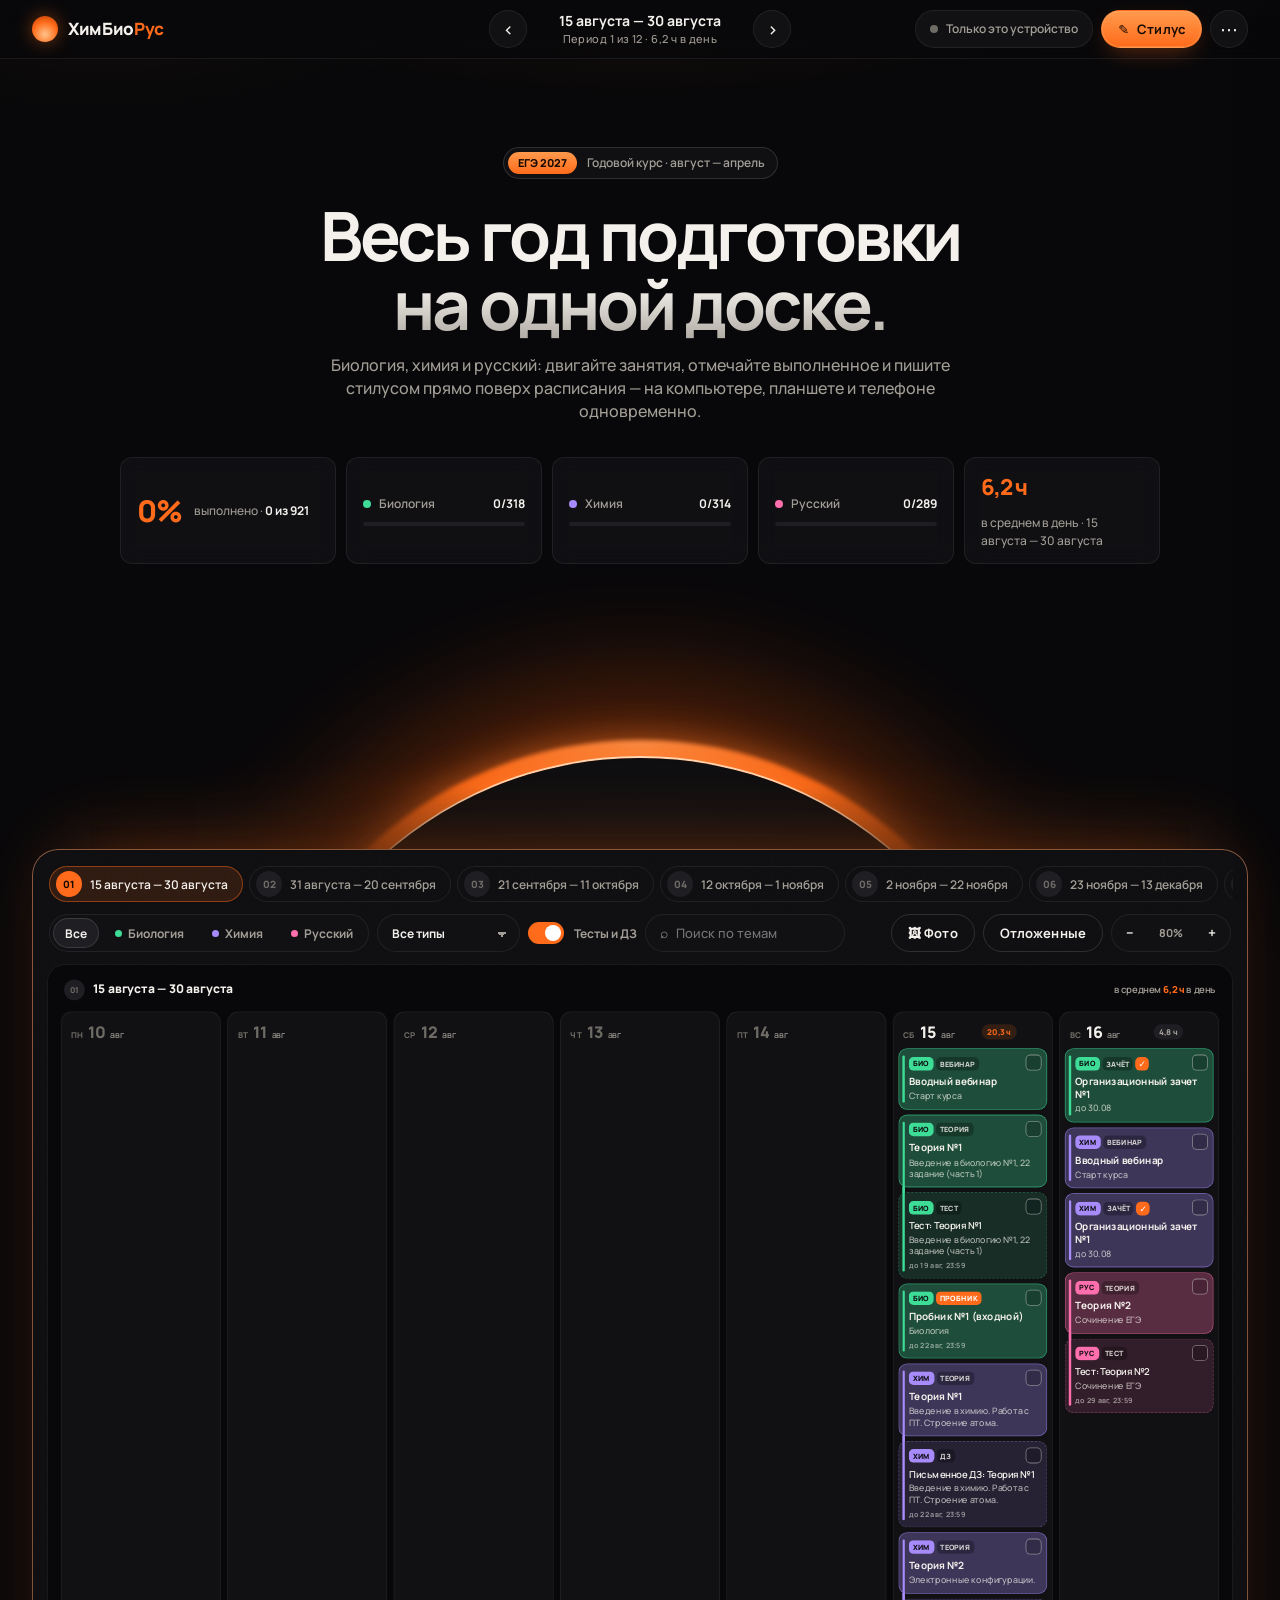
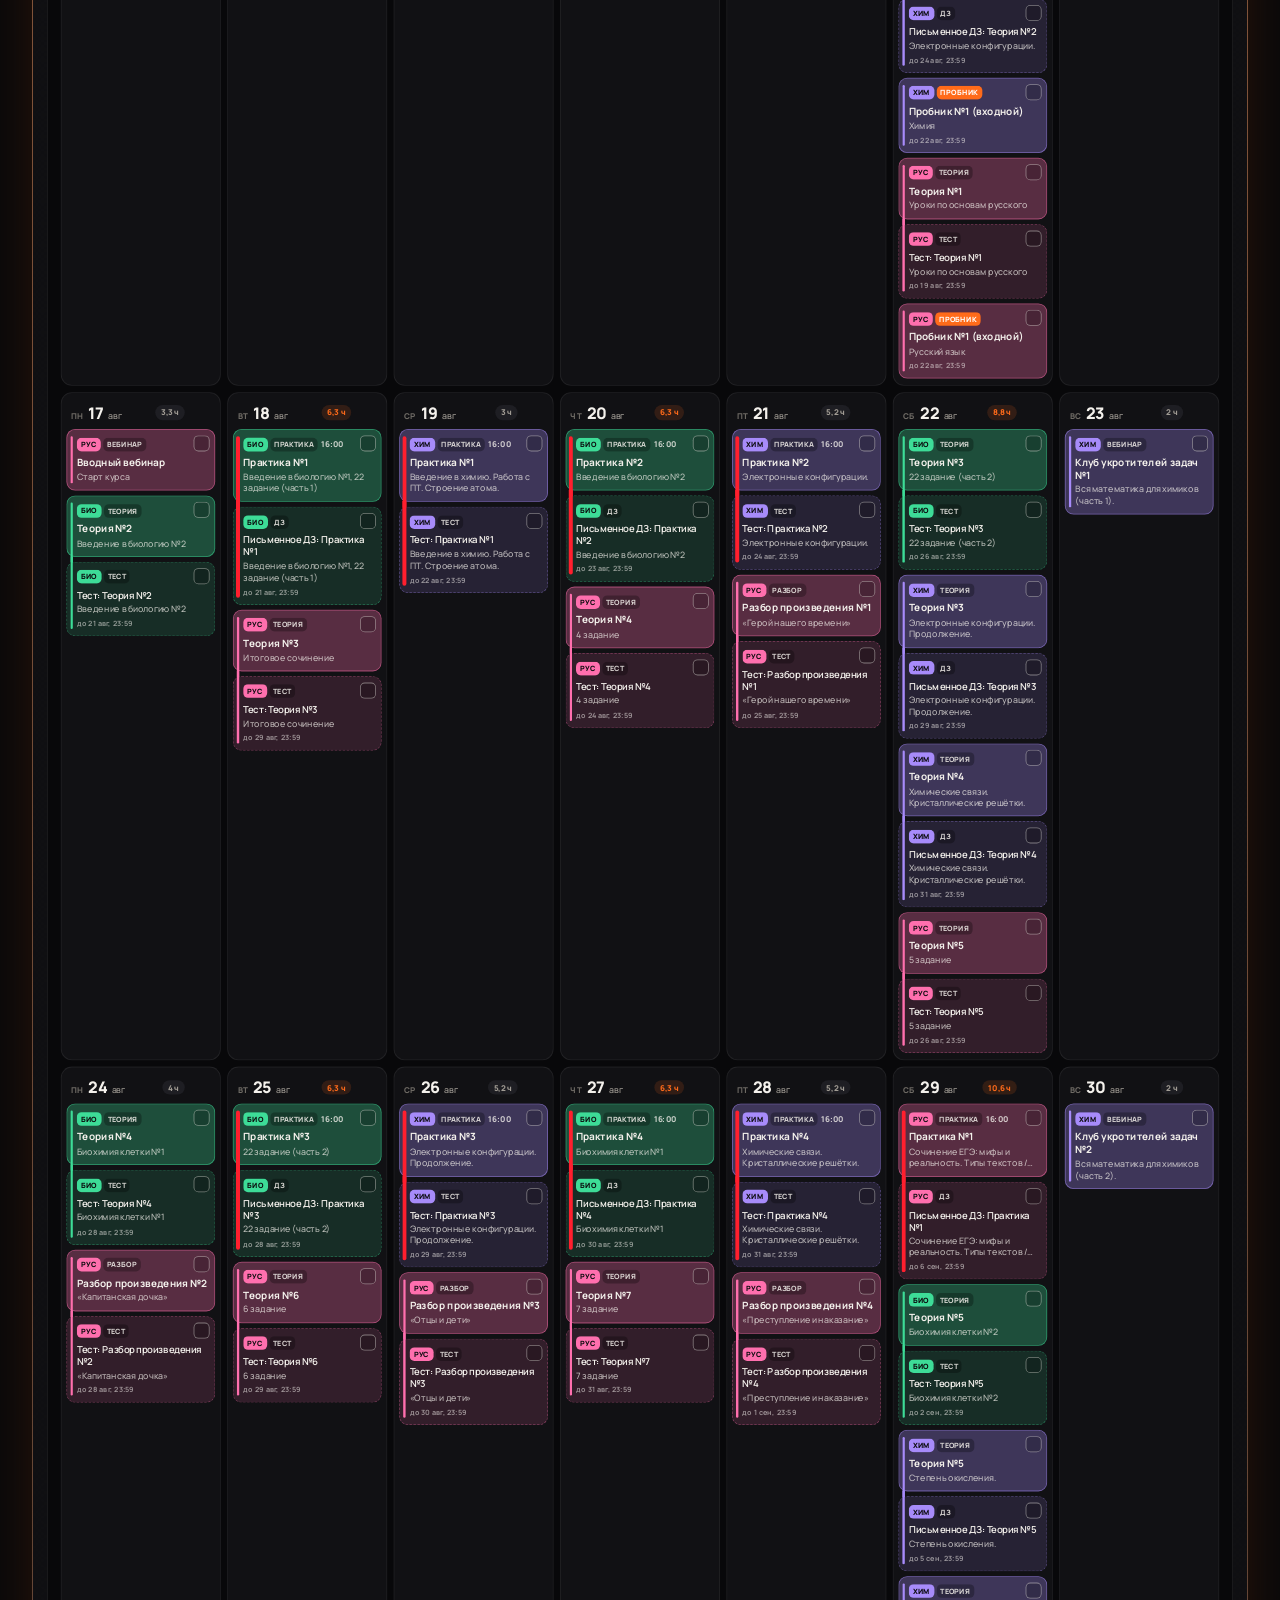
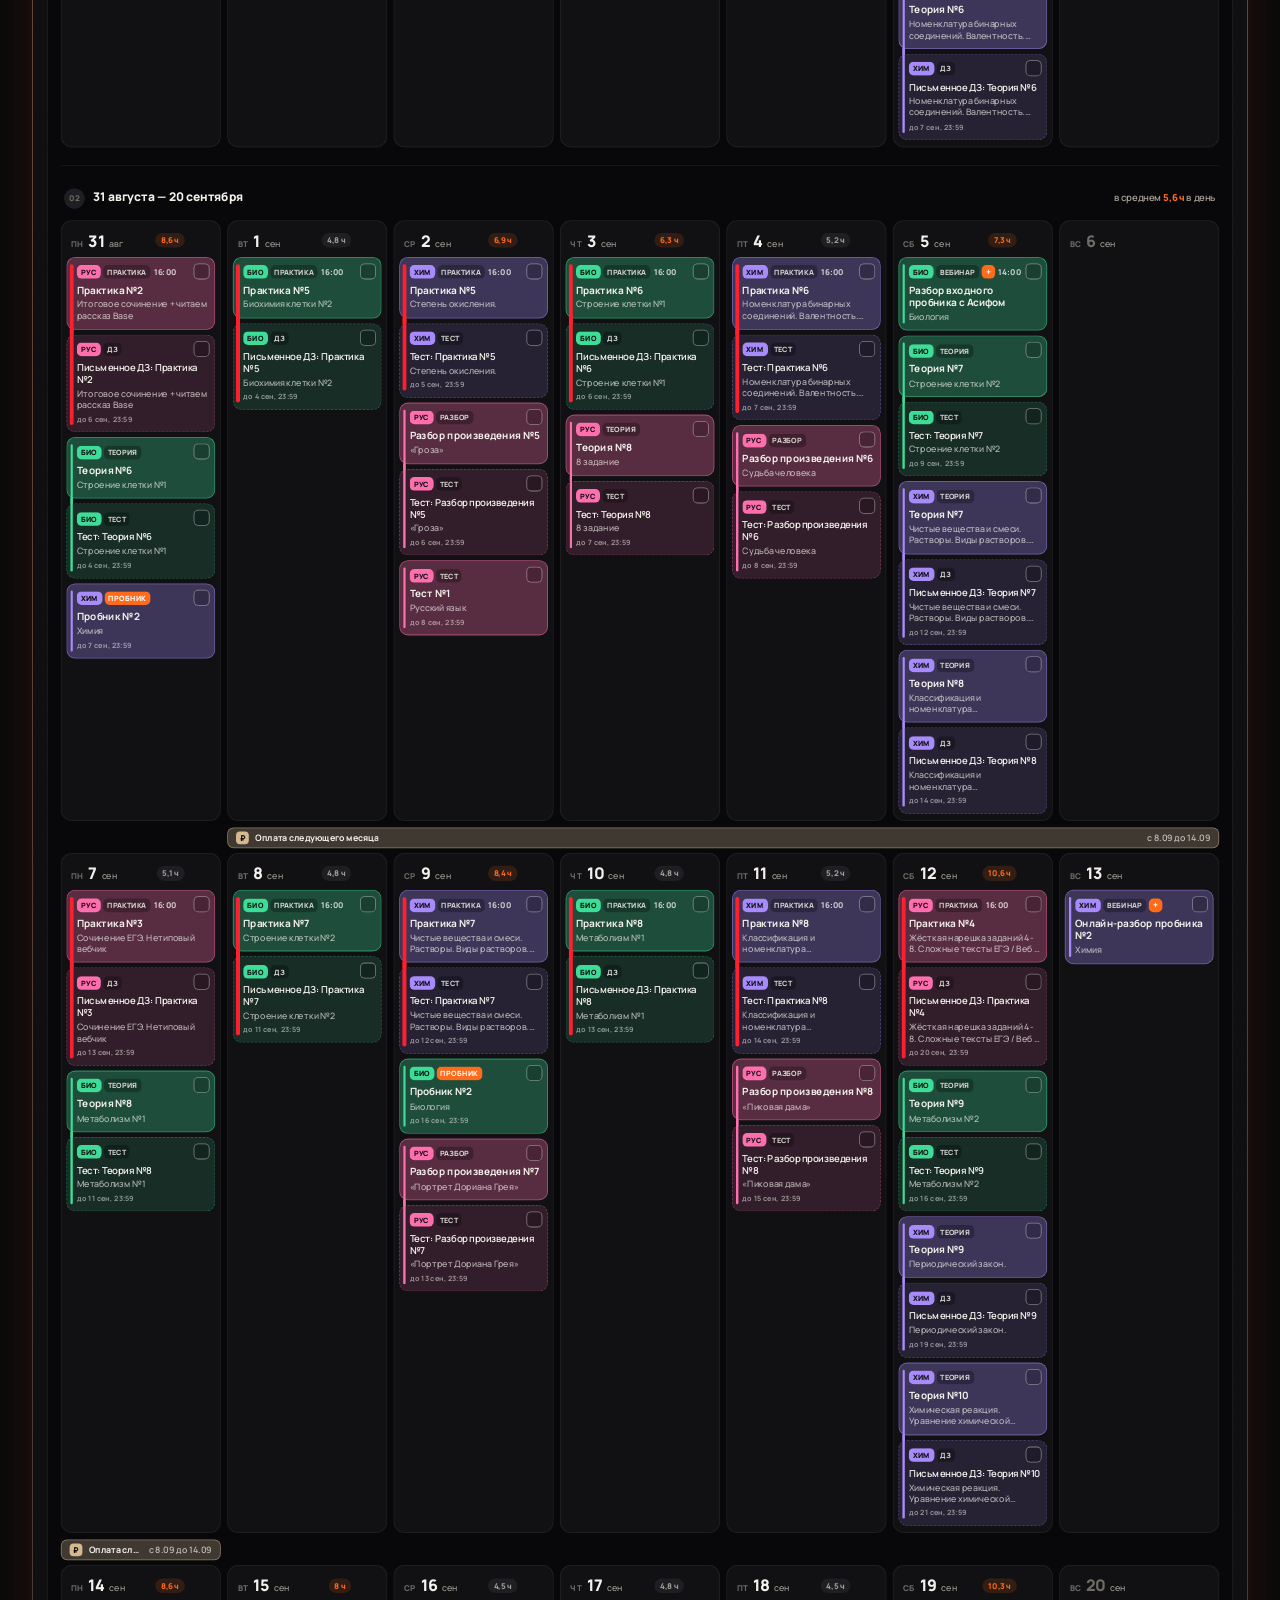
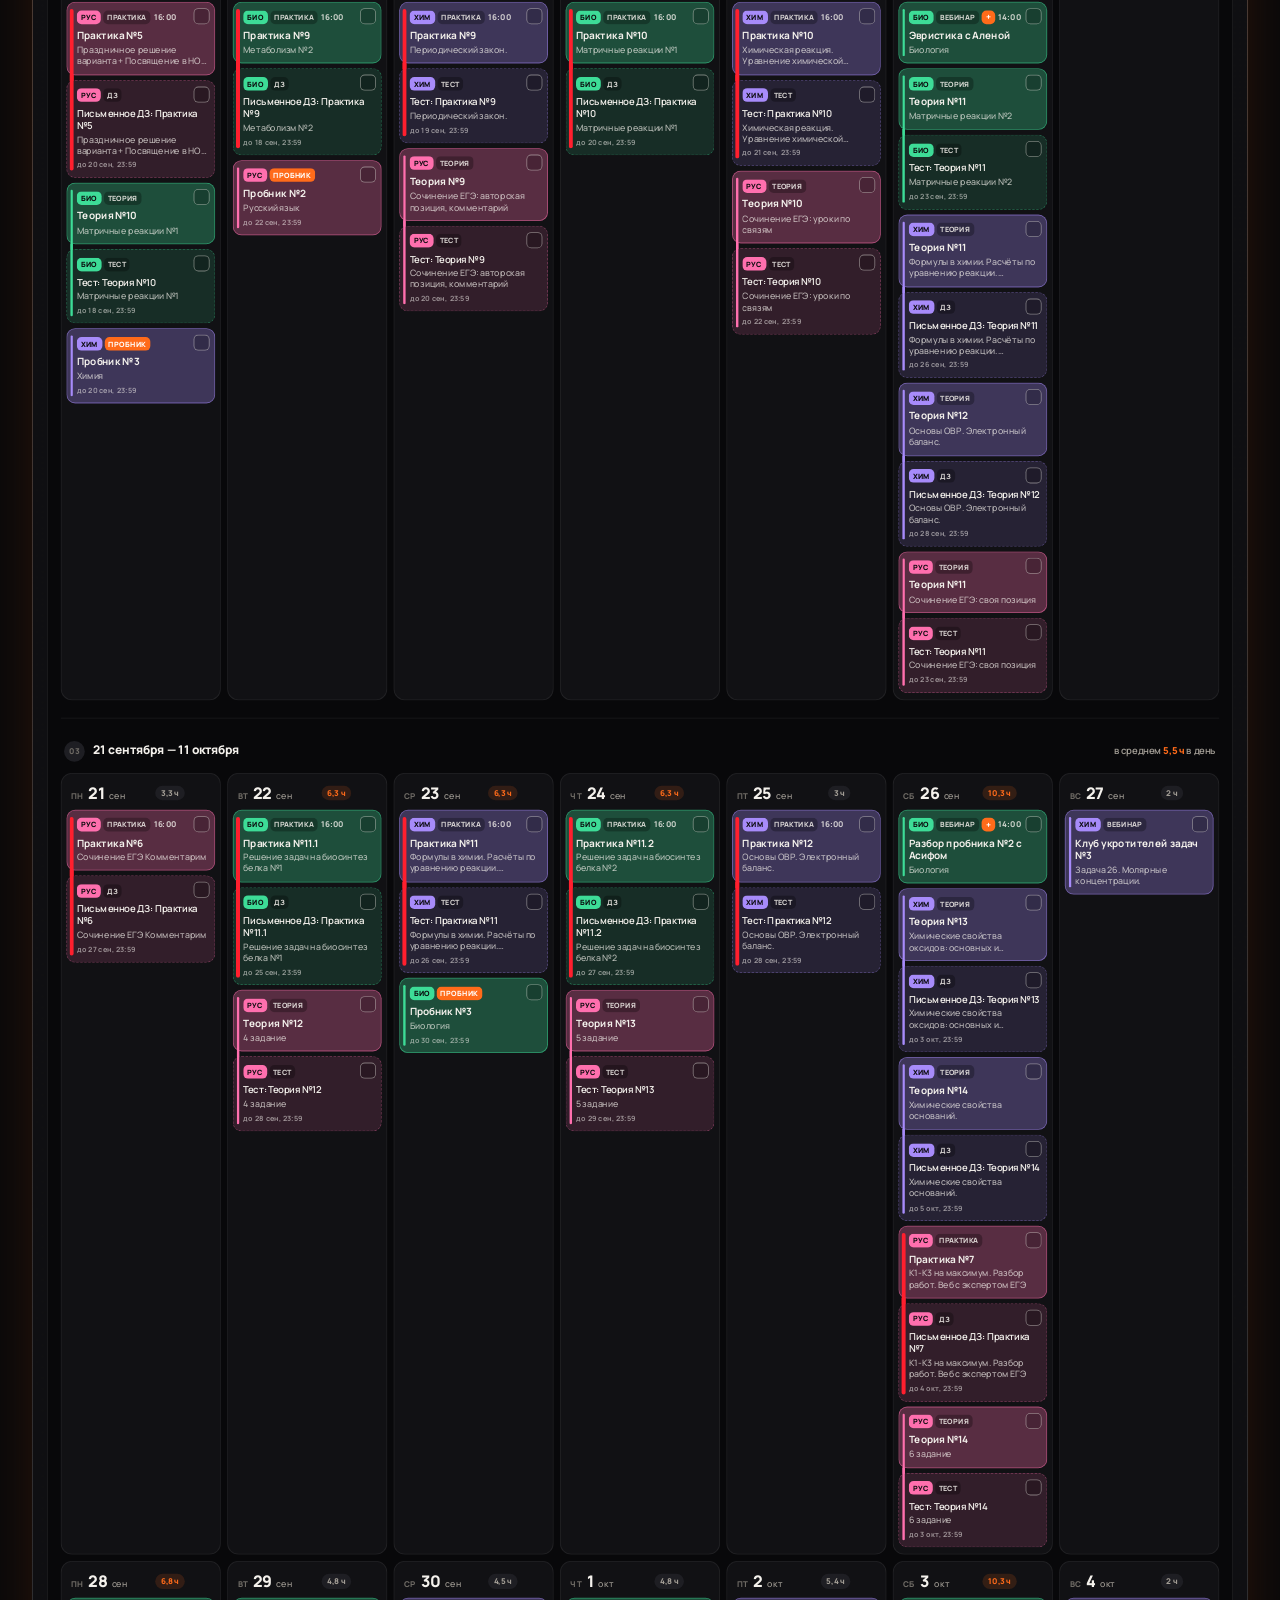
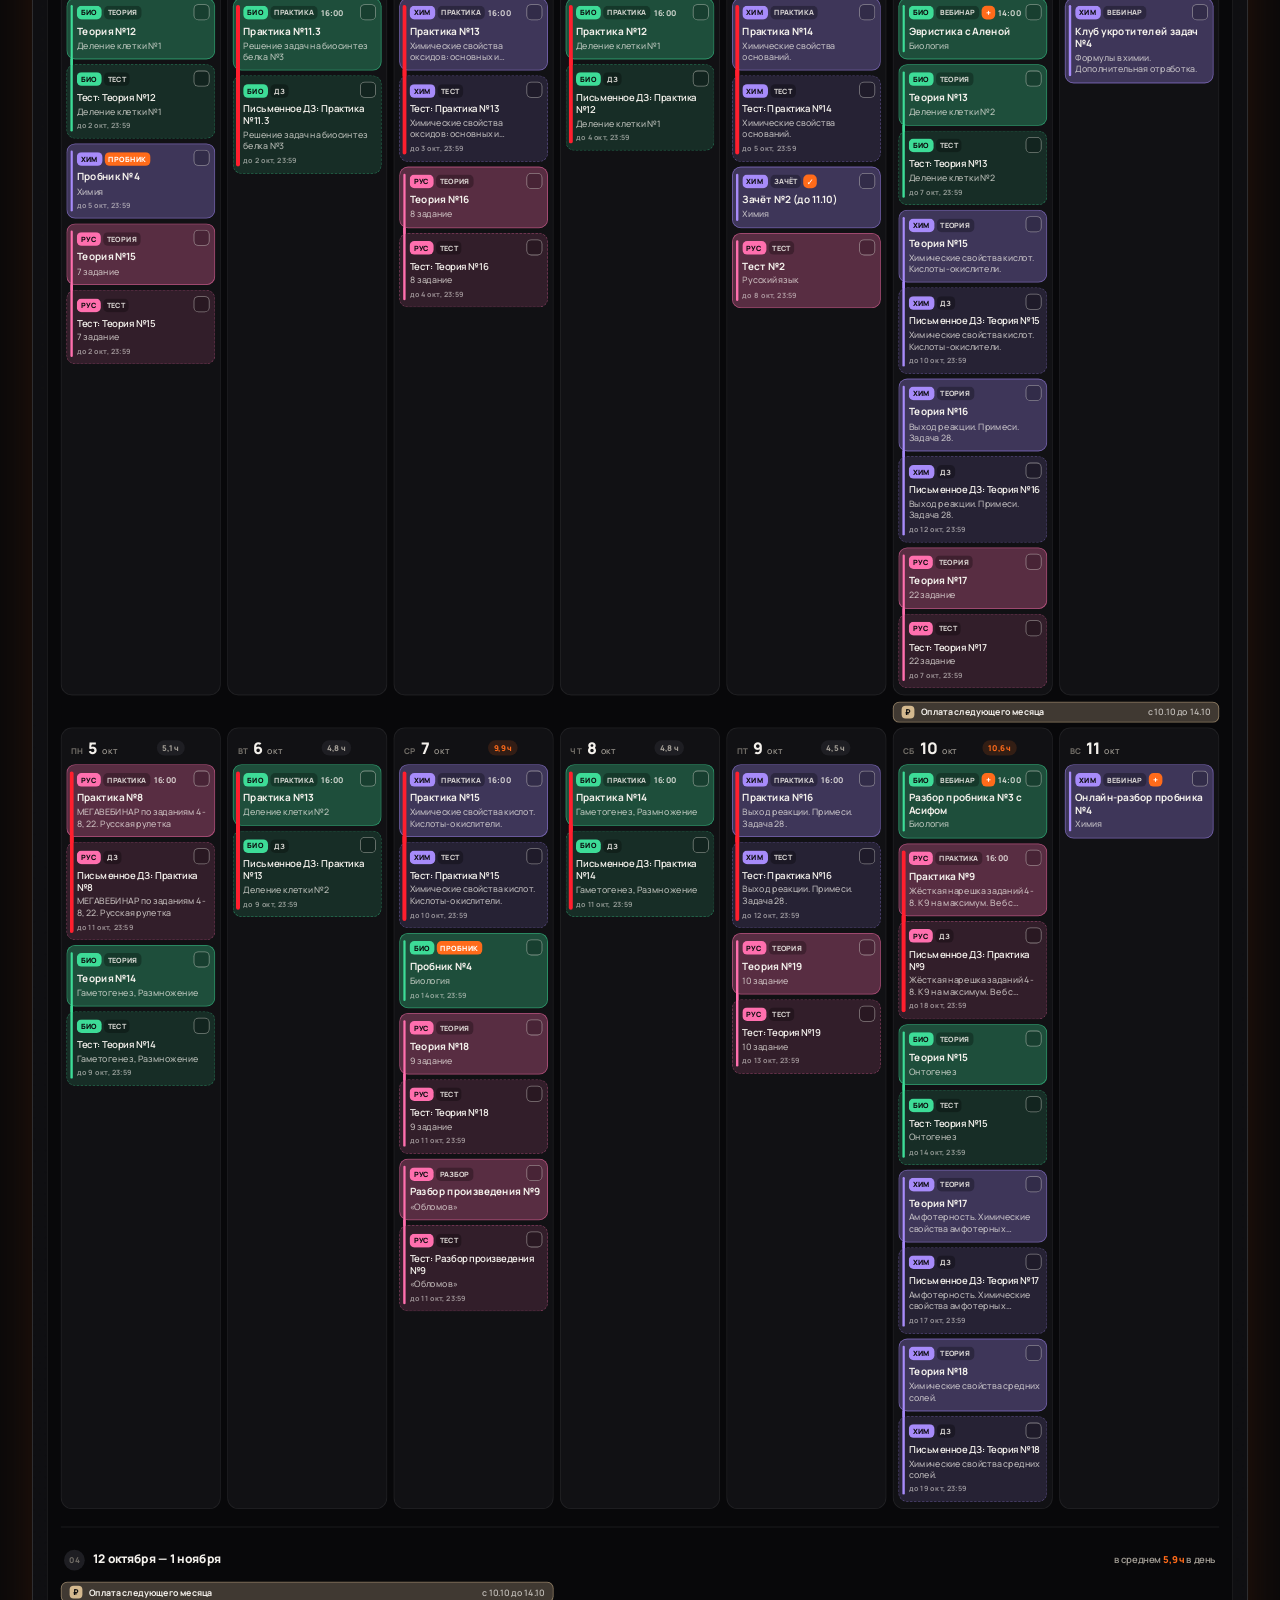
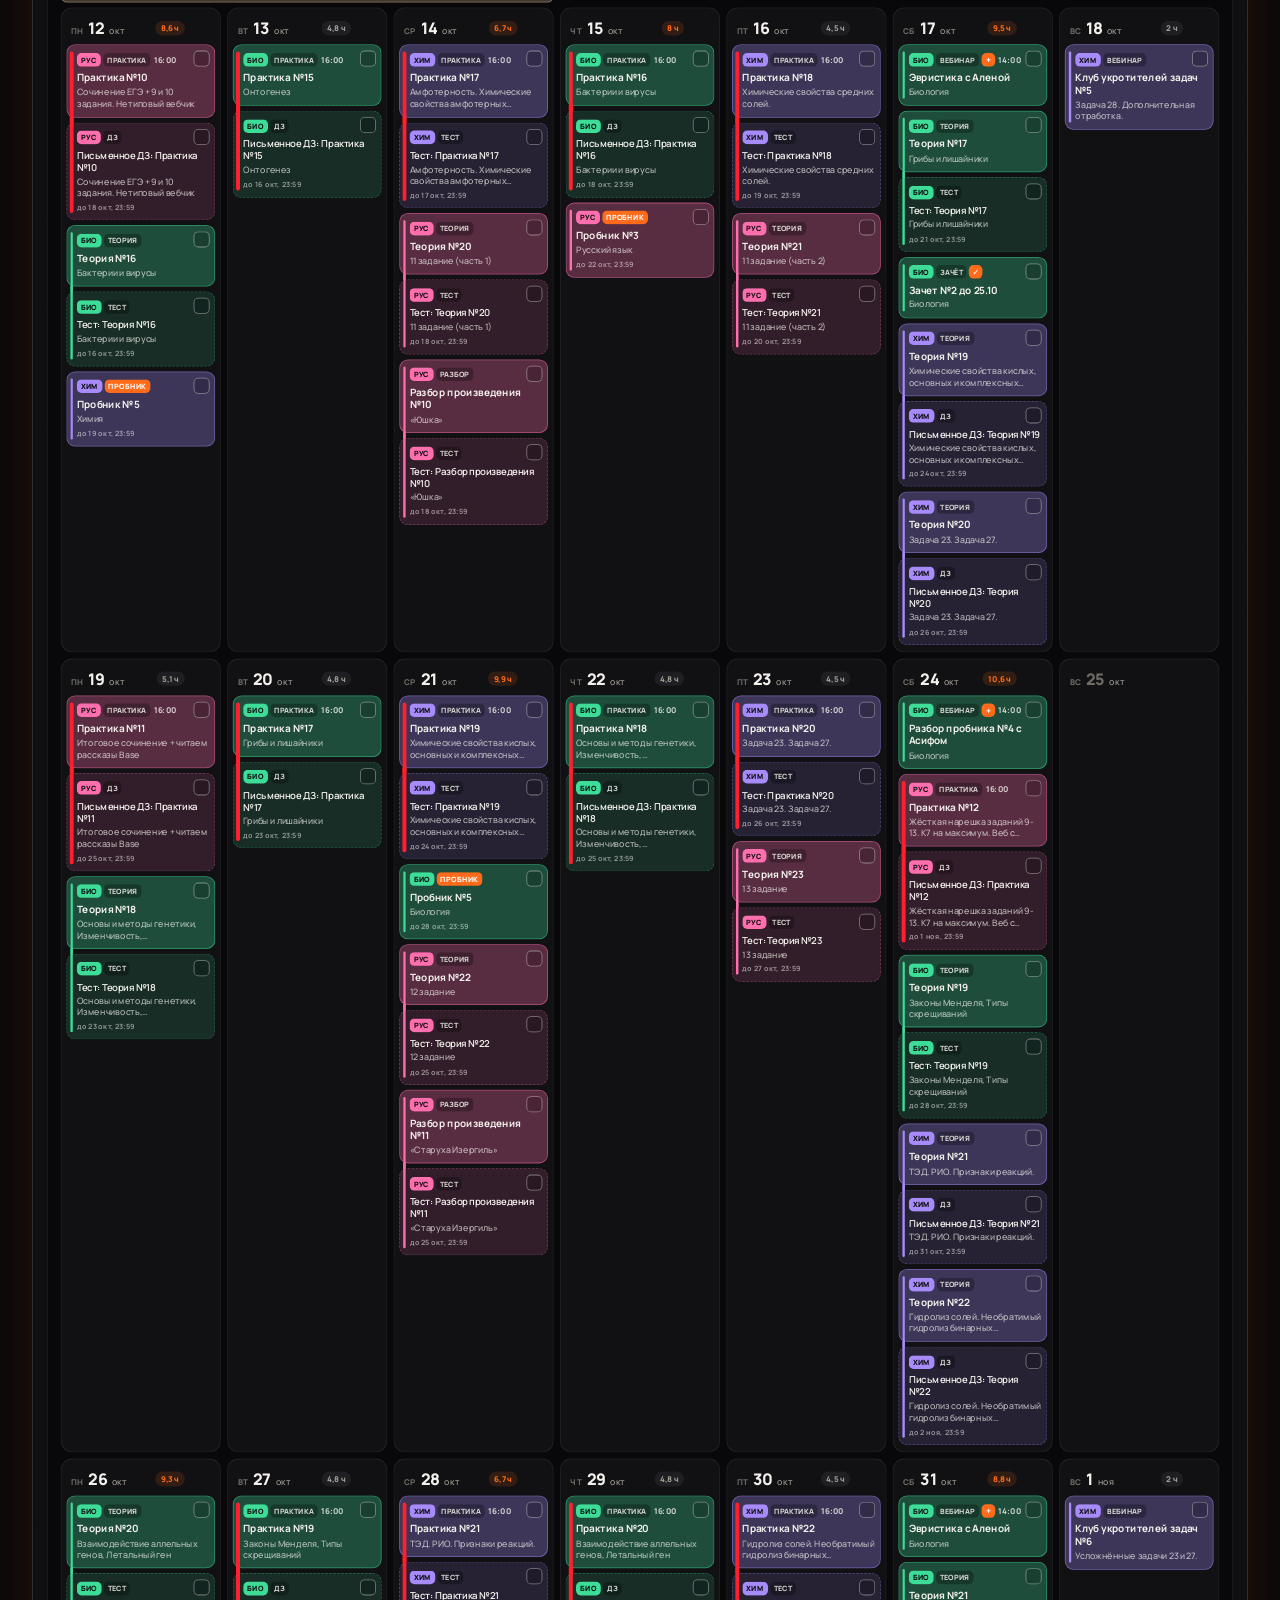
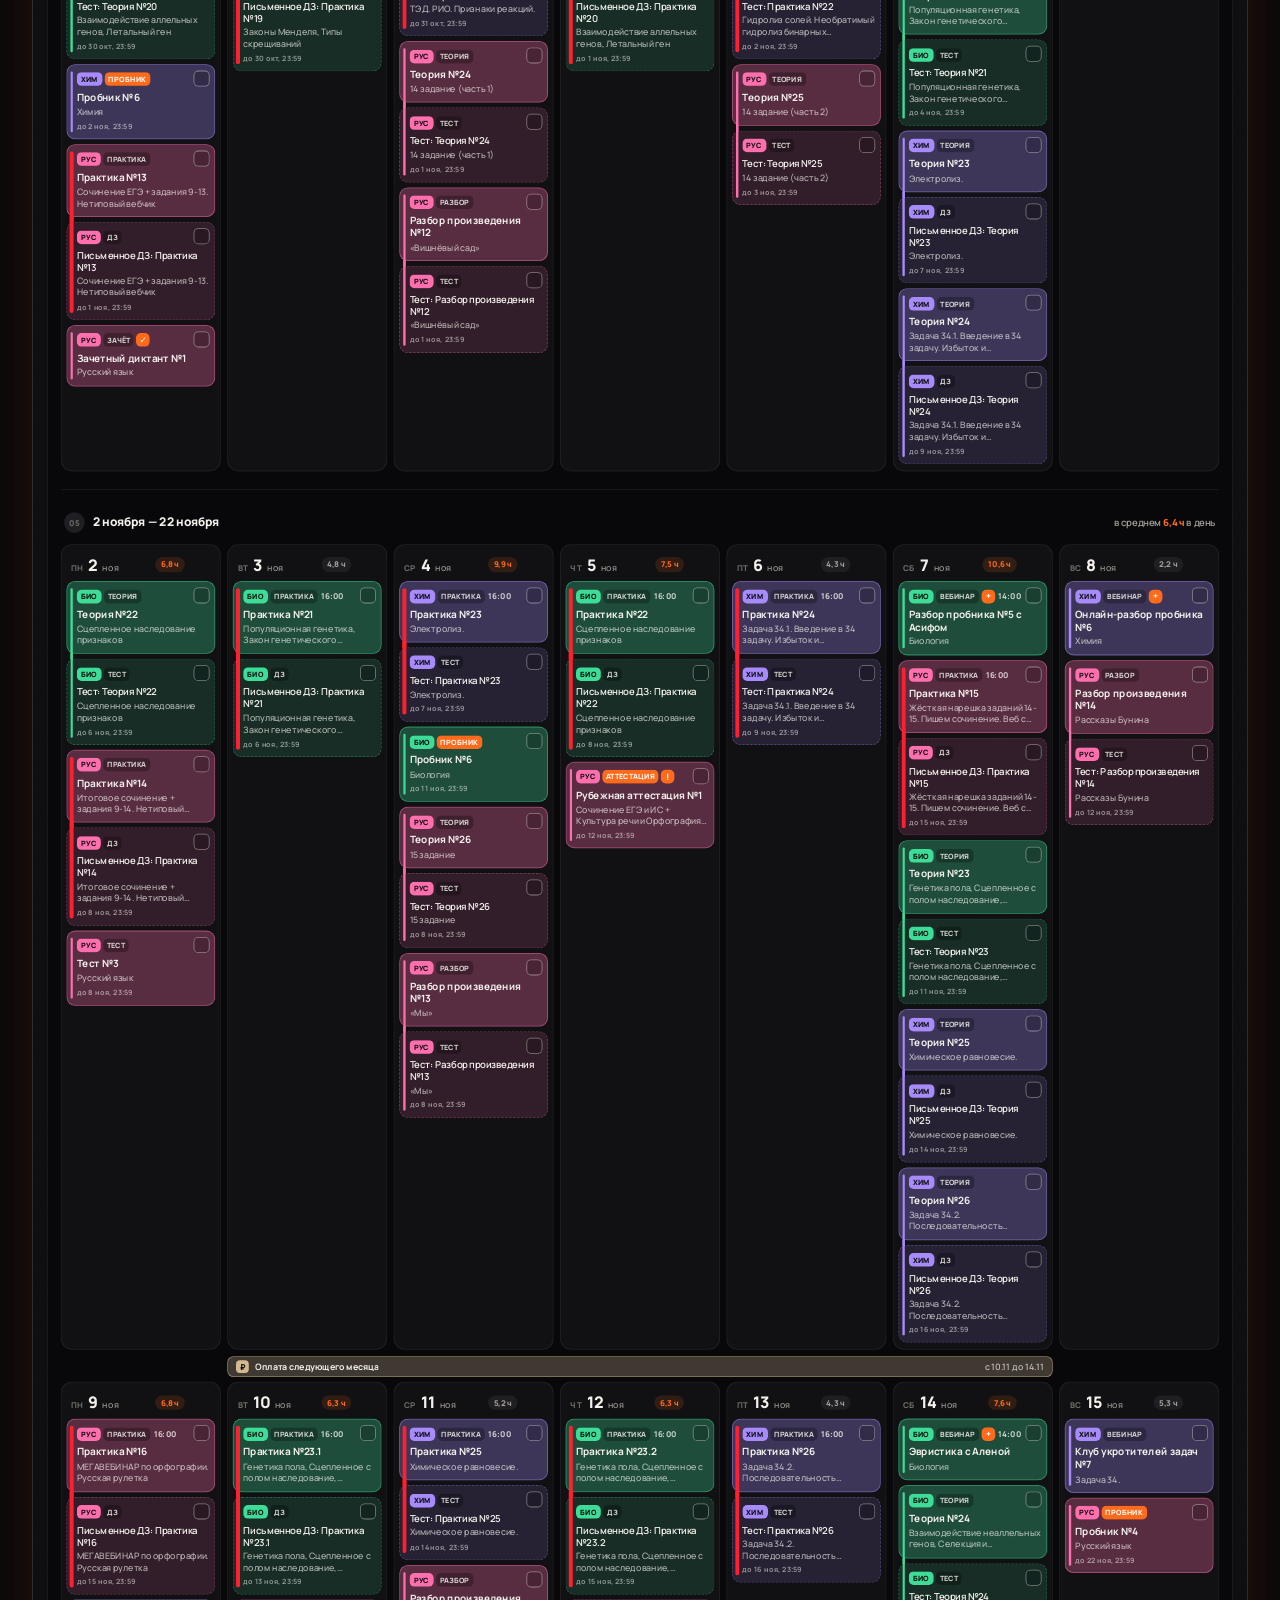
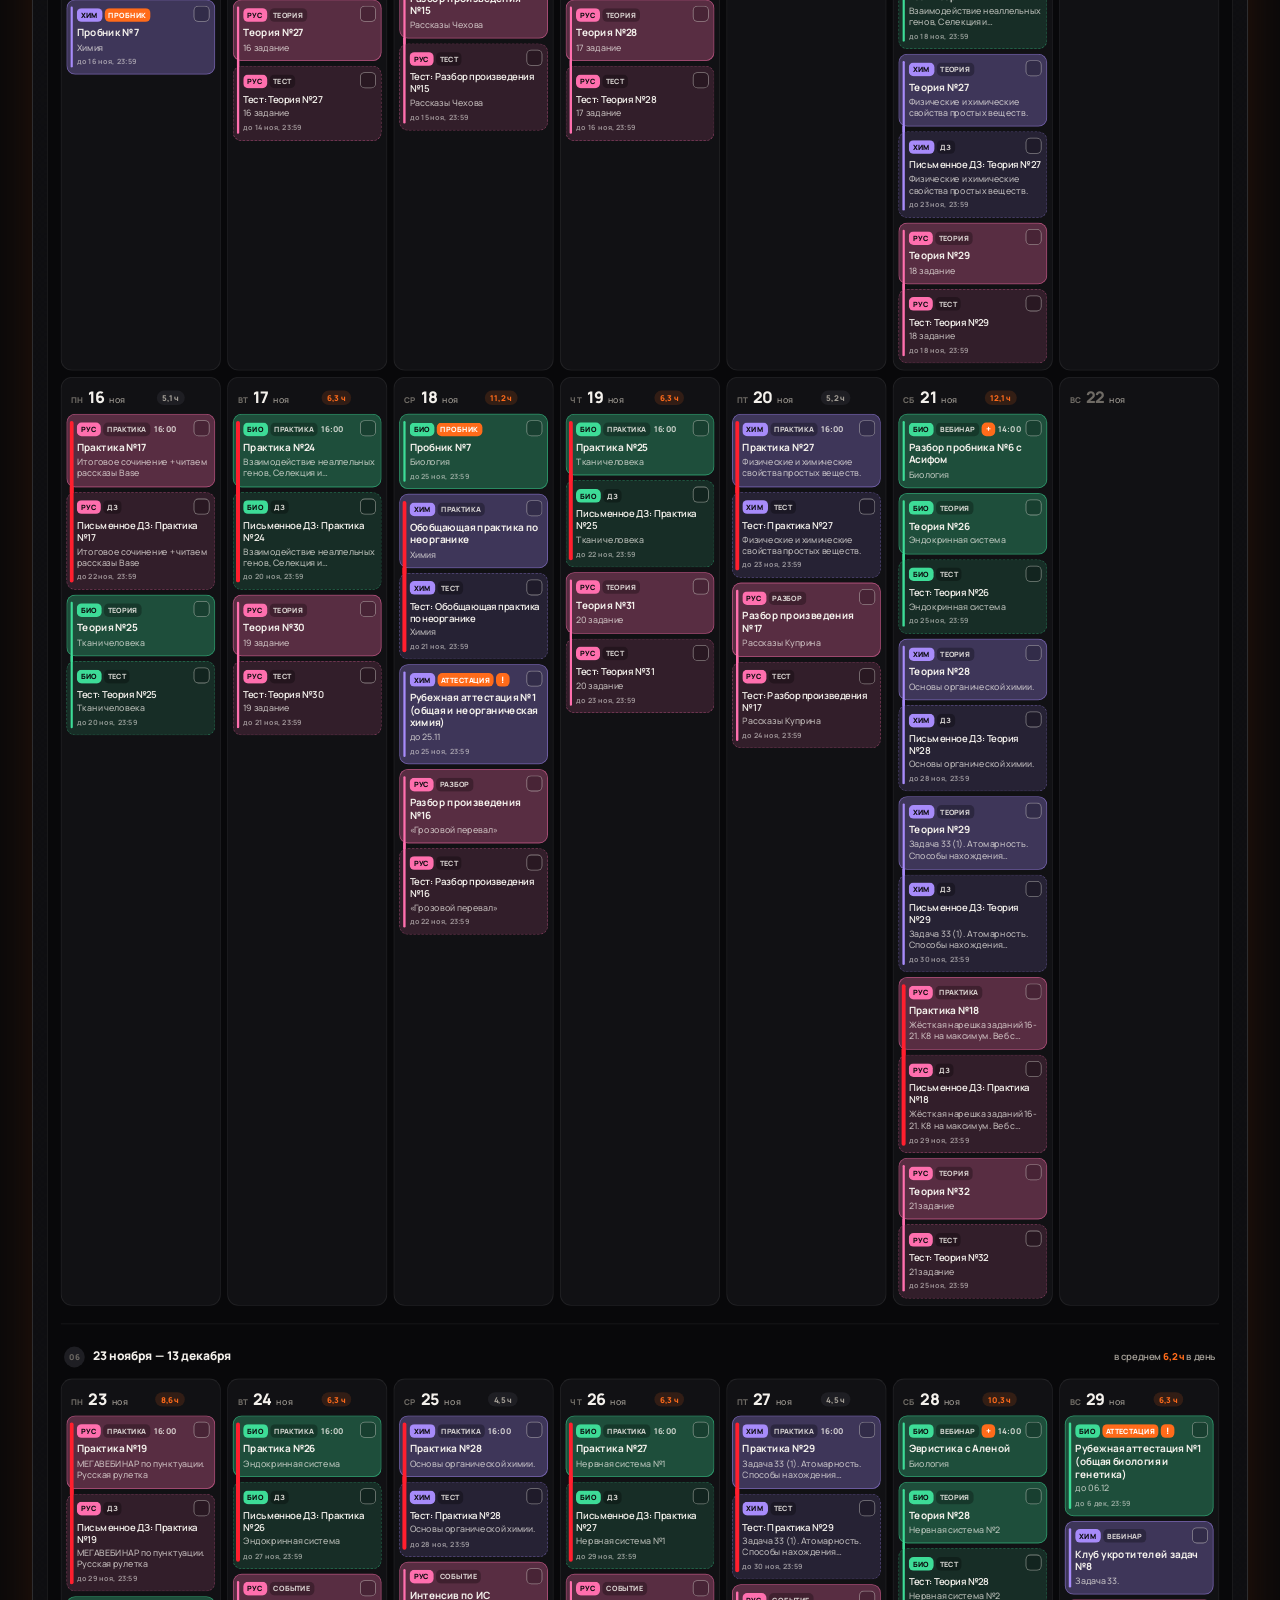
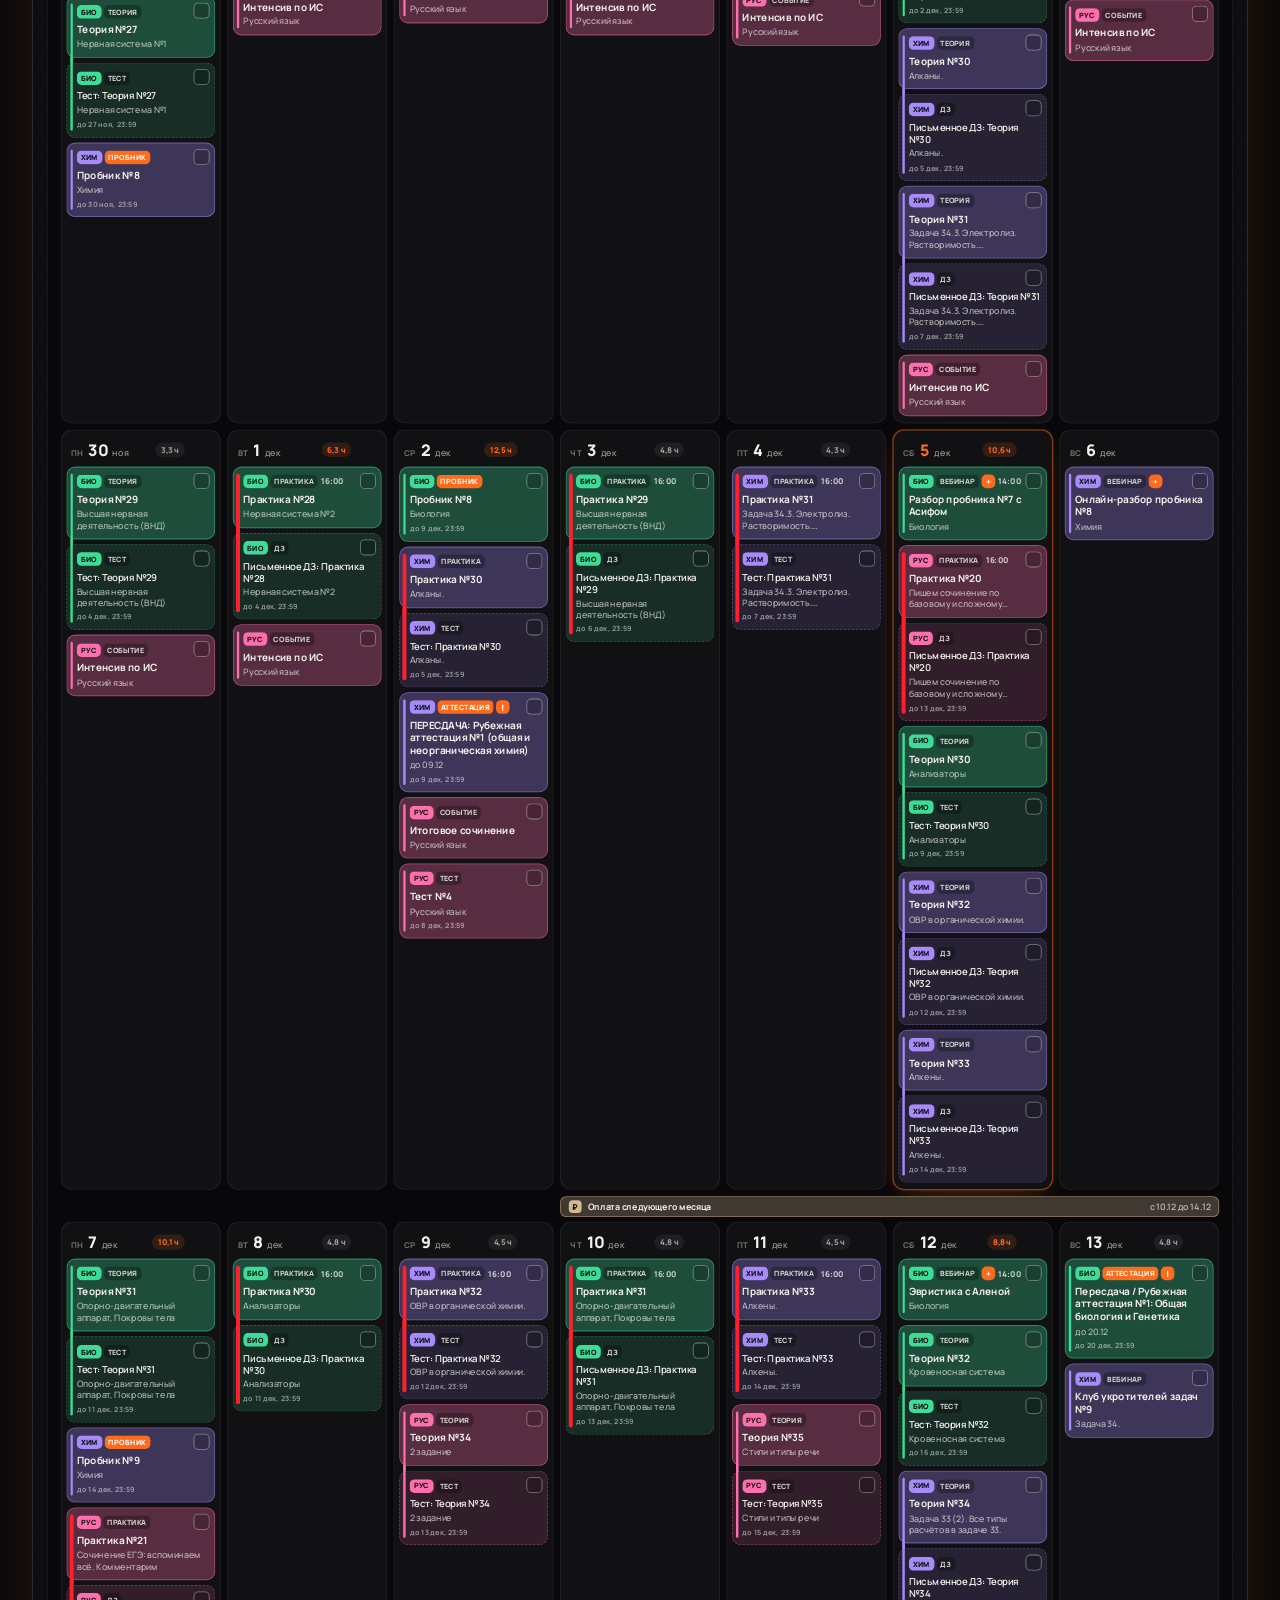
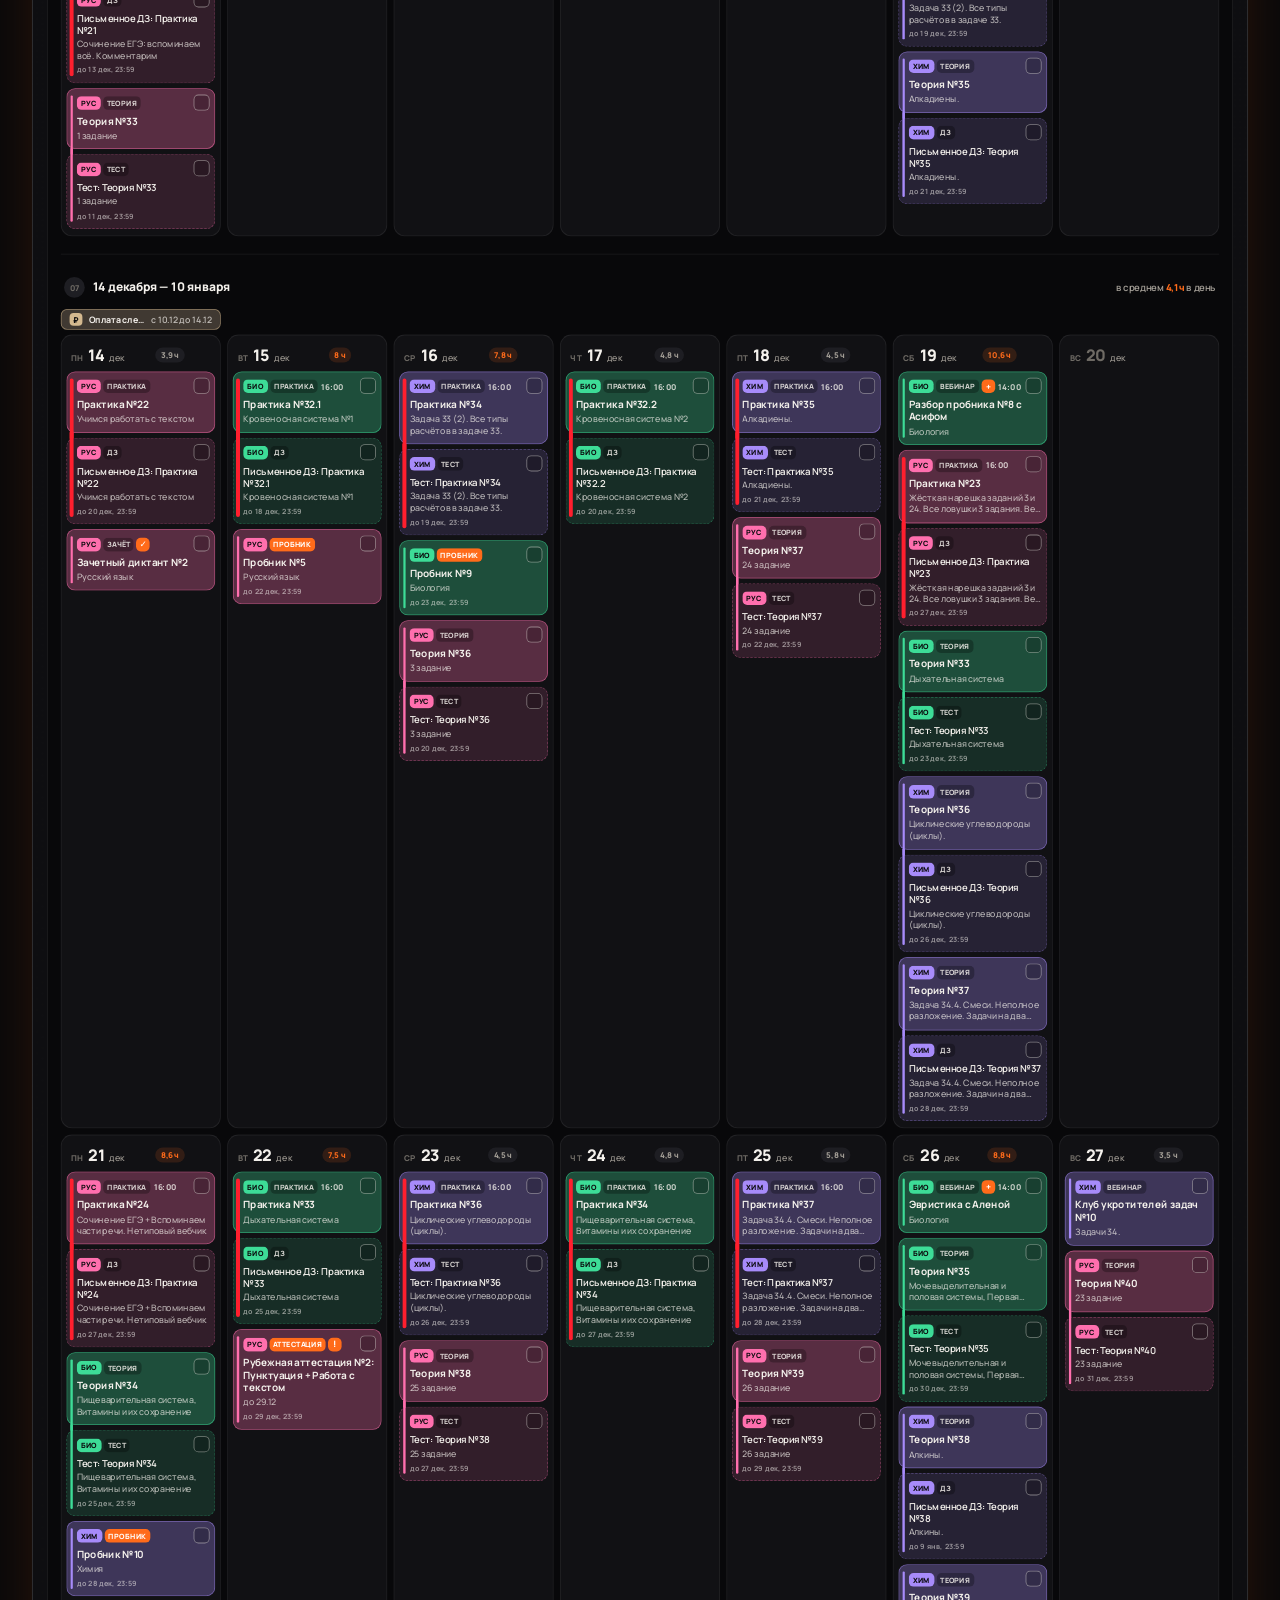
<file: index.html>
<!DOCTYPE html>
<html lang="ru" data-theme="dark">
<head>
  <meta charset="UTF-8">
  <meta name="viewport" content="width=device-width, initial-scale=1, viewport-fit=cover">
  <meta name="apple-mobile-web-app-capable" content="yes">
  <meta name="mobile-web-app-capable" content="yes">
  <meta name="apple-mobile-web-app-status-bar-style" content="black-translucent">
  <meta name="apple-mobile-web-app-title" content="ХимБиоРус">
  <meta name="theme-color" content="#08080a">
  <meta name="description" content="Годовой курс ХимБиоРус ЕГЭ: расписание, заметки стилусом и синхронизация между устройствами">
  <title>ХимБиоРус — Годовой курс ЕГЭ</title>
  <link rel="preconnect" href="https://fonts.googleapis.com">
  <link rel="preconnect" href="https://fonts.gstatic.com" crossorigin>
  <link rel="stylesheet" href="https://fonts.googleapis.com/css2?family=Manrope:wght@400;500;600;700;800&display=swap">
  <link rel="stylesheet" href="styles.css?v=33">
  <link rel="manifest" href="manifest.json">
  <link rel="apple-touch-icon" href="icon.png">
  <link rel="icon" href="data:image/svg+xml,%3Csvg xmlns='http://www.w3.org/2000/svg' viewBox='0 0 64 64'%3E%3Cdefs%3E%3CradialGradient id='g' cx='50%25' cy='60%25' r='60%25'%3E%3Cstop offset='0' stop-color='%23ffb36b'/%3E%3Cstop offset='1' stop-color='%23ff5a00'/%3E%3C/radialGradient%3E%3C/defs%3E%3Crect width='64' height='64' rx='16' fill='%230b0b0d'/%3E%3Ccircle cx='32' cy='38' r='16' fill='url(%23g)'/%3E%3C/svg%3E">
</head>
<body>
  <div class="page-glow" aria-hidden="true"></div>

  <!-- ============================== ШАПКА -->
  <header class="topbar">
    <a class="brand" href="#" aria-label="ХимБиоРус">
      <span class="brand-sun" aria-hidden="true"></span>
      <span class="brand-name">ХимБио<span>Рус</span></span>
    </a>

    <nav class="topbar-nav" aria-label="Период">
      <button class="icon-btn" id="period-prev" type="button" aria-label="Предыдущий период">‹</button>
      <div class="topbar-period">
        <span id="period-title"></span>
        <small id="period-counter"></small>
      </div>
      <button class="icon-btn" id="period-next" type="button" aria-label="Следующий период">›</button>
    </nav>

    <div class="topbar-actions">
      <button class="sync-pill" type="button" data-open-sync data-sync-status data-state="local">
        <span class="sync-dot" aria-hidden="true"></span>
        <span class="sync-text" data-sync-text>Только это устройство</span>
      </button>
      <button class="btn btn-primary hide-mobile" type="button" data-toggle-draw>
        <span aria-hidden="true">✎</span> Стилус
      </button>
      <div class="menu-anchor">
        <button class="icon-btn" type="button" data-open-menu="main-menu" aria-haspopup="true" aria-expanded="false" aria-label="Меню">⋯</button>
        <div class="menu" id="main-menu" role="menu" hidden>
          <button type="button" role="menuitem" data-action="add-photo"><span>🖼</span> Добавить фото</button>
          <button type="button" role="menuitem" data-action="edit-pinned"><span>📍</span> Изменить закреплённые фото</button>
          <button type="button" role="menuitem" data-open-backlog><span>🗂</span> Отложенные <em data-backlog-count hidden></em></button>
          <button type="button" role="menuitem" data-open-sync><span>🔗</span> Синхронизация</button>
          <hr>
          <button type="button" role="menuitem" data-action="theme"><span>◐</span> <b data-theme-label>Светлая тема</b></button>
          <a role="menuitem" href="ХимБиоРус_Расписание_ЕГЭ.docx" download><span>📄</span> Расписание в Word</a>
          <button type="button" role="menuitem" data-action="print"><span>🖨</span> Печать</button>
          <button type="button" role="menuitem" data-action="export"><span>⬇</span> Скачать резервную копию</button>
          <button type="button" role="menuitem" data-action="import"><span>⬆</span> Восстановить из копии</button>
          <hr>
          <button type="button" role="menuitem" data-action="refresh-app"><span>↻</span> Обновить сайт</button>
          <button type="button" role="menuitem" class="danger" data-action="reset"><span>⟲</span> Сбросить расписание</button>
        </div>
      </div>
    </div>
  </header>

  <main>
    <!-- ============================== ГЕРОЙ -->
    <section class="hero">
      <div class="hero-badge">
        <span class="hero-badge-chip">ЕГЭ 2027</span>
        <span>Годовой курс · август — апрель</span>
      </div>
      <h1 class="hero-title">Весь год подготовки<br><span>на одной доске.</span></h1>
      <p class="hero-sub">Биология, химия и русский: двигайте занятия, отмечайте выполненное и пишите стилусом прямо поверх расписания — на компьютере, планшете и телефоне одновременно.</p>

      <div class="hero-stats">
        <div class="stat stat-main">
          <span class="stat-value" data-progress="all">0%</span>
          <span class="stat-label">выполнено · <b data-progress-count>0 из 0</b></span>
        </div>
        <div class="stat bio">
          <span class="stat-head"><i></i> Биология <b data-progress="bio">0/0</b></span>
          <span class="stat-bar"><span data-bar="bio"></span></span>
        </div>
        <div class="stat chem">
          <span class="stat-head"><i></i> Химия <b data-progress="chem">0/0</b></span>
          <span class="stat-bar"><span data-bar="chem"></span></span>
        </div>
        <div class="stat rus">
          <span class="stat-head"><i></i> Русский <b data-progress="rus">0/0</b></span>
          <span class="stat-bar"><span data-bar="rus"></span></span>
        </div>
        <div class="stat load" title="Сумма времени на все занятия и работы этого периода, делённая на число его дней. Своя оценка длительности каждого типа занятия — можно поправить в app.js.">
          <span class="stat-value" data-load>0 ч</span>
          <span class="stat-label" data-load-label>нагрузка в день</span>
        </div>
      </div>

      <div class="sun" aria-hidden="true">
        <div class="sun-core"></div>
        <div class="sun-rim"></div>
      </div>
    </section>

    <!-- ============================== ДОСКА -->
    <section class="board-shell" aria-label="Расписание">
      <div class="periods" id="period-tabs" role="tablist" aria-label="Периоды курса"></div>

      <div class="controls">
        <div class="chips" id="subject-filters" role="group" aria-label="Предмет">
          <button type="button" class="chip is-active" data-subject="all">Все</button>
          <button type="button" class="chip bio" data-subject="bio"><i></i>Биология</button>
          <button type="button" class="chip chem" data-subject="chem"><i></i>Химия</button>
          <button type="button" class="chip rus" data-subject="rus"><i></i>Русский</button>
        </div>
        <label class="select">
          <span class="sr-only">Тип занятия</span>
          <select id="category-filter"></select>
        </label>
        <label class="switch">
          <input type="checkbox" id="companions-toggle" checked>
          <span class="switch-track" aria-hidden="true"></span>
          <span>Тесты и ДЗ</span>
        </label>
        <label class="search">
          <span aria-hidden="true">⌕</span>
          <input id="search" type="search" placeholder="Поиск по темам" autocomplete="off">
          <button type="button" id="search-clear" aria-label="Очистить поиск" hidden>✕</button>
        </label>
        <div class="controls-end">
          <button class="btn btn-ghost" type="button" data-action="add-photo">🖼 Фото</button>
          <button class="btn btn-ghost" type="button" data-open-backlog>Отложенные <em class="count" data-backlog-count hidden></em></button>
          <div class="zoom" role="group" aria-label="Масштаб">
            <button type="button" id="zoom-out" aria-label="Уменьшить">−</button>
            <button type="button" id="zoom-fit" title="По ширине экрана"><span id="zoom-label">100%</span></button>
            <button type="button" id="zoom-in" aria-label="Увеличить">+</button>
          </div>
        </div>
      </div>

      <div class="filter-note" id="filter-note" hidden>
        Включён фильтр — рисунки и фото скрыты, чтобы не съехать с плашек.
        <button type="button" id="filter-reset">Показать всё</button>
      </div>

      <div class="board-viewport" id="board-viewport">
        <div class="board-sizer" id="board-sizer">
          <div class="board" id="board">
            <div class="weeks" id="weeks"></div>
            <div class="photos-layer" id="photos-layer"></div>
          </div>
          <!-- Холсты размером с видимую часть экрана, вне масштабируемой доски -->
          <canvas id="ink-canvas" class="ink-canvas"></canvas>
          <canvas id="overlay-canvas" class="ink-canvas ink-overlay"></canvas>
        </div>
      </div>
    </section>

    <footer class="footer reveal">
      <div class="legend">
        <span><i class="lg-dot bio"></i>Биология</span>
        <span><i class="lg-dot chem"></i>Химия</span>
        <span><i class="lg-dot rus"></i>Русский</span>
        <span><b class="lg-sign">+</b>Доп. вебинар</span>
        <span><b class="lg-sign">✓</b>Зачёт</span>
        <span><b class="lg-sign">!</b>Рубежная аттестация</span>
        <span><i class="lg-dash"></i>Тест или ДЗ к занятию</span>
      </div>
      <p>Плашки перетаскиваются мышью, а на планшете — долгим нажатием. Щипок двумя пальцами меняет масштаб. Расписание курса может меняться.</p>
    </footer>
  </main>

  <!-- ============================== ПАНЕЛЬ СТИЛУСА -->
  <div class="ink-toolbar" id="ink-toolbar" hidden>
    <div class="ink-group">
      <button type="button" class="tool" data-tool="pen" title="Ручка">✎</button>
      <button type="button" class="tool" data-tool="hl" title="Маркер">▰</button>
      <button type="button" class="tool" data-tool="eraser" title="Ластик">◌</button>
      <button type="button" class="tool" data-tool="stroke-eraser" title="Стереть линию целиком">⌫</button>
    </div>
    <div class="ink-group ink-colors">
      <button type="button" class="swatch" data-color="#ff7a1a" style="--c:#ff7a1a" title="Оранжевый"></button>
      <button type="button" class="swatch" data-color="#3ddc97" style="--c:#3ddc97" title="Биология"></button>
      <button type="button" class="swatch" data-color="#a78bfa" style="--c:#a78bfa" title="Химия"></button>
      <button type="button" class="swatch" data-color="#ff6fae" style="--c:#ff6fae" title="Русский"></button>
      <button type="button" class="swatch" data-color="#ffd23f" style="--c:#ffd23f" title="Жёлтый"></button>
      <button type="button" class="swatch" data-color="#f4f1ec" style="--c:#f4f1ec" title="Белый"></button>
      <button type="button" class="swatch" data-color="#111111" style="--c:#111111" title="Чёрный"></button>
      <label class="swatch swatch-custom" title="Свой цвет"><input type="color" id="ink-custom-color" value="#39a0ff"></label>
    </div>
    <div class="ink-group ink-size">
      <span class="size-dot" id="ink-size-dot" aria-hidden="true"></span>
      <input type="range" id="ink-size" min="1" max="24" value="3" aria-label="Толщина">
      <output id="ink-size-value">3</output>
    </div>
    <div class="ink-group">
      <button type="button" class="tool text" id="ink-pressure" title="Толщина зависит от нажима">Нажим</button>
      <button type="button" class="tool text" id="ink-shapes" title="Нарисуйте линию или фигуру и задержите стилус на полсекунды — она станет ровной">Фигуры</button>
      <button type="button" class="tool text" id="ink-stylus-only" title="Рисовать только стилусом">Только стилус</button>
    </div>
    <div class="ink-group">
      <button type="button" class="tool" id="ink-undo" title="Отменить (2 пальца)">↶</button>
      <button type="button" class="tool" id="ink-redo" title="Повторить (3 пальца)">↷</button>
      <button type="button" class="tool" id="ink-clear" title="Стереть все рисунки периода">🗑</button>
      <button type="button" class="btn btn-primary btn-sm" id="ink-done">Готово</button>
    </div>
  </div>

  <!-- ============================== НИЖНЯЯ ПАНЕЛЬ (ТЕЛЕФОН) -->
  <nav class="bottom-bar" aria-label="Быстрые действия">
    <button type="button" data-toggle-draw><span>✎</span>Стилус</button>
    <button type="button" data-action="add-photo"><span>🖼</span>Фото</button>
    <button type="button" data-open-backlog><span>🗂<em data-backlog-count hidden></em></span>Отложено</button>
    <button type="button" data-open-sync><span>🔗<em data-sync-peers hidden></em></span>Синхр.</button>
    <button type="button" data-open-menu="main-menu"><span>⋯</span>Ещё</button>
  </nav>

  <!-- ============================== ОТЛОЖЕННЫЕ -->
  <div class="scrim" id="backlog-scrim" hidden></div>
  <aside class="backlog" id="backlog" aria-label="Отложенные плашки">
    <header>
      <div>
        <h2>Отложенные</h2>
        <p>Перетащите плашку сюда или обратно в любой день.</p>
      </div>
      <button class="icon-btn" type="button" id="backlog-close" aria-label="Закрыть">✕</button>
    </header>
    <div class="backlog-list" id="backlog-list" data-drop="backlog"></div>
    <button class="btn btn-ghost btn-block" type="button" id="backlog-add">+ Новая плашка</button>
  </aside>

  <!-- ============================== ОКНО ПЛАШКИ -->
  <div class="modal" id="item-modal" hidden>
    <form class="dialog" id="item-form" autocomplete="off">
      <header>
        <div>
          <h2 id="item-modal-title">Плашка</h2>
          <p id="item-modal-date"></p>
        </div>
        <button class="icon-btn" type="button" data-close aria-label="Закрыть">✕</button>
      </header>
      <label class="field"><span>Название</span><input name="title" maxlength="120" required></label>
      <label class="field"><span>Описание</span><input name="subtitle" maxlength="200"></label>
      <div class="field-row">
        <label class="field"><span>Предмет</span><select name="subject"></select></label>
        <label class="field"><span>Тип</span><select name="category"></select></label>
      </div>
      <div class="field-row">
        <label class="field"><span>Время</span><input name="time" maxlength="12" placeholder="16:00"></label>
        <label class="field"><span>Значок</span>
          <select name="icon">
            <option value="">Нет</option>
            <option value="plus">+ Доп. вебинар</option>
            <option value="check">✓ Зачёт</option>
            <option value="alert">! Аттестация</option>
          </select>
        </label>
      </div>
      <label class="switch switch-row">
        <input type="checkbox" name="completed">
        <span class="switch-track" aria-hidden="true"></span>
        <span>Выполнено</span>
      </label>
      <footer>
        <button class="btn btn-danger" type="button" id="item-delete">Удалить</button>
        <span class="spacer"></span>
        <button class="btn btn-ghost" type="button" data-close>Отмена</button>
        <button class="btn btn-primary" type="submit">Сохранить</button>
      </footer>
    </form>
  </div>

  <!-- ============================== ОКНО СИНХРОНИЗАЦИИ -->
  <div class="modal" id="sync-modal" hidden>
    <div class="dialog dialog-wide">
      <header>
        <div>
          <h2>Синхронизация</h2>
          <p class="sync-status-line" data-sync-status data-state="local"><span class="sync-dot"></span><span data-sync-text></span></p>
        </div>
        <button class="icon-btn" type="button" data-close aria-label="Закрыть">✕</button>
      </header>

      <div id="sync-local-block">
        <p class="lead">Создайте комнату на одном устройстве и откройте её ссылку или QR-код на остальных. Всё, что вы двигаете, отмечаете, рисуете и вставляете, появится везде. Работает бесплатно и без привязки карты. Компьютер можно выключать: данные хранятся в облаке.</p>
        <button class="btn btn-primary btn-block" type="button" id="sync-create">Создать комнату</button>
      </div>

      <div id="sync-room-block" hidden>
        <div class="room-grid">
          <div class="room-qr" id="sync-qr"></div>
          <div class="room-info">
            <span class="room-label">Код комнаты</span>
            <button class="room-code" type="button" id="sync-copy-code" title="Скопировать код"><span id="sync-room-code"></span></button>
            <code class="room-link" id="sync-link"></code>
            <button class="btn btn-primary" type="button" id="sync-copy-link">Скопировать ссылку</button>
            <span class="room-label">Устройства в сети</span>
            <ul class="devices" id="sync-devices"></ul>
            <small id="sync-pending"></small>
          </div>
        </div>
      </div>

      <form class="join" id="sync-join-form">
        <label class="field">
          <span>Подключиться к другой комнате</span>
          <input id="sync-join-input" placeholder="Код или ссылка комнаты" autocapitalize="characters">
        </label>
        <button class="btn btn-ghost" type="submit">Подключиться</button>
      </form>

      <details class="advanced">
        <summary>Дополнительно</summary>
        <form id="sync-firebase-form" class="join">
          <label class="field">
            <span>Сервер Firebase Realtime Database</span>
            <input id="sync-firebase" inputmode="url" placeholder="https://….firebaseio.com">
          </label>
          <button class="btn btn-ghost" type="submit">Сохранить</button>
        </form>
        <button class="btn btn-danger btn-block" type="button" id="sync-leave">Отключить это устройство</button>
      </details>
    </div>
  </div>

  <input type="file" id="photo-input" accept="image/*" multiple hidden>
  <input type="file" id="import-input" accept="application/json,.json" hidden>
  <div class="toast" id="toast" role="status" aria-live="polite"></div>

  <!-- Аварийный экран: показывается, если сайт не запустился -->
  <div id="boot-rescue" style="display:none;position:fixed;inset:0;z-index:999999;background:#08080a;color:#fff;font:16px/1.5 system-ui,sans-serif;padding:24px;box-sizing:border-box;align-items:center;justify-content:center;text-align:center;">
    <div style="max-width:420px;">
      <div style="font-size:40px;">🛠️</div>
      <h2 style="margin:8px 0;">Сайт не запустился</h2>
      <p style="opacity:.8;">Скорее всего, на устройстве застряла старая версия. Нажмите кнопку — кэш обновится. Ваши данные сохранятся.</p>
      <p id="boot-rescue-error" style="opacity:.6;font-size:12px;word-break:break-word;"></p>
      <button onclick="location.href=location.pathname+'?reset=1'+location.hash" style="font-size:18px;padding:12px 24px;border:0;border-radius:999px;background:#ff6b1a;color:#fff;">Обновить сайт</button>
    </div>
  </div>
  <script>
    // Сброс старого Service Worker и кэша: откройте сайт с ?reset=1
    (function () {
      window.__bootErrors = [];
      window.addEventListener('error', function (e) { window.__bootErrors.push(e.message); });
      if (/[?&]reset=1/.test(location.search)) {
        var done = function () { location.replace(location.pathname + location.hash); };
        var jobs = [];
        if ('serviceWorker' in navigator) {
          jobs.push(navigator.serviceWorker.getRegistrations().then(function (regs) {
            return Promise.all(regs.map(function (r) { return r.unregister(); }));
          }));
        }
        if (window.caches) {
          jobs.push(caches.keys().then(function (keys) {
            return Promise.all(keys.map(function (k) { return caches.delete(k); }));
          }));
        }
        Promise.all(jobs).then(done, done);
        document.write('<p style="font:18px system-ui;padding:24px;color:#fff;background:#08080a">Обновление сайта…</p>');
        throw new Error('reset in progress');
      }
      setTimeout(function () {
        if (!window.__appBooted) {
          var el = document.getElementById('boot-rescue');
          if (el) {
            el.style.display = 'flex';
            document.getElementById('boot-rescue-error').textContent = window.__bootErrors.slice(0, 3).join(' | ');
          }
        }
      }, 8000);
    })();
  </script>

  <script src="schedule_data.js?v=33"></script>
  <script src="qrcode.min.js?v=33"></script>
  <script src="store.js?v=33"></script>
  <script src="shapes.js?v=33"></script>
  <script src="ink.js?v=33"></script>
  <script src="photos.js?v=33"></script>
  <script src="app.js?v=33"></script>
  <script>
    if ('serviceWorker' in navigator) {
      window.addEventListener('load', function () {
        navigator.serviceWorker.register('./sw.js').then(function (reg) {
          try { reg.update(); } catch (e) {}
        }).catch(function (err) { console.log('Service Worker:', err); });
      });
    }
  </script>
</body>
</html>
</file>
<file: styles.css>
/* ==========================================================================
   ХИМБИОРУС — визуальный стиль «Red Sun»
   Почти чёрный фон, тёплое оранжевое свечение, стеклянные тёмные панели.
   ========================================================================== */

:root {
  --font: 'Manrope', 'Segoe UI', system-ui, -apple-system, sans-serif;

  --bg: #08080a;
  --bg-2: #0d0d10;
  --surface: #111114;
  --surface-2: #17171b;
  --surface-3: #1e1e23;
  --glass: rgba(20, 20, 24, 0.72);
  --line: rgba(255, 255, 255, 0.07);
  --line-2: rgba(255, 255, 255, 0.13);
  --text: #f4f1ec;
  --muted: #a39e96;
  --faint: #6f6b65;

  --accent: #ff6b1a;
  --accent-2: #ff9a4d;
  --accent-ink: #1a0b02;
  --accent-soft: rgba(255, 107, 26, 0.14);
  --accent-glow: rgba(255, 107, 26, 0.45);

  --bio: #3ddc97;
  --chem: #a78bfa;
  --rus: #ff6fae;
  --general: #d4b98f;

  --danger: #ff5a5f;
  --practice: #ff1f2e;
  --radius: 18px;
  --radius-sm: 12px;
  --shadow: 0 24px 60px -24px rgba(0, 0, 0, 0.8);
  --ease: cubic-bezier(0.22, 1, 0.36, 1);

  --safe-bottom: env(safe-area-inset-bottom, 0px);
  --safe-top: env(safe-area-inset-top, 0px);
  color-scheme: dark;
}

:root[data-theme="light"] {
  --bg: #f6f3ef;
  --bg-2: #efe9e2;
  --surface: #ffffff;
  --surface-2: #fbf8f5;
  --surface-3: #f1ece6;
  --glass: rgba(255, 255, 255, 0.78);
  --line: rgba(40, 24, 10, 0.09);
  --line-2: rgba(40, 24, 10, 0.16);
  --text: #17120d;
  --muted: #6c6358;
  --faint: #9a9086;

  --accent: #f25c05;
  --accent-2: #ff8a3d;
  --accent-ink: #ffffff;
  --accent-soft: rgba(242, 92, 5, 0.1);
  --accent-glow: rgba(242, 92, 5, 0.3);

  --bio: #14a86c;
  --chem: #7c5ce6;
  --rus: #e0457f;
  --general: #a3825a;
  --shadow: 0 24px 50px -28px rgba(60, 30, 5, 0.35);
  color-scheme: light;
}

*, *::before, *::after { box-sizing: border-box; }

html { -webkit-text-size-adjust: 100%; }

body {
  margin: 0;
  min-height: 100vh;
  background: var(--bg);
  color: var(--text);
  font: 500 14px/1.45 var(--font);
  -webkit-font-smoothing: antialiased;
  overflow-x: hidden;
  padding-bottom: var(--safe-bottom);
}

button, input, select, textarea { font: inherit; color: inherit; }
button { cursor: pointer; }
button:disabled { cursor: default; opacity: 0.4; }
img { max-width: 100%; }
[hidden] { display: none !important; }
:focus-visible { outline: 2px solid var(--accent); outline-offset: 2px; }

.sr-only {
  position: absolute; width: 1px; height: 1px; overflow: hidden;
  clip: rect(0 0 0 0); white-space: nowrap;
}

.page-glow {
  position: fixed; inset: -20vh -10vw auto; height: 90vh; z-index: -1; pointer-events: none;
  background:
    radial-gradient(60% 50% at 50% 0%, rgba(255, 107, 26, 0.18), transparent 70%),
    radial-gradient(40% 40% at 15% 10%, rgba(255, 154, 77, 0.07), transparent 70%);
}
:root[data-theme="light"] .page-glow {
  background: radial-gradient(60% 50% at 50% 0%, rgba(255, 138, 61, 0.2), transparent 70%);
}

/* ------------------------------------------------------------------ кнопки */

.btn {
  display: inline-flex; align-items: center; justify-content: center; gap: 8px;
  height: 38px; padding: 0 16px; border-radius: 999px;
  border: 1px solid var(--line-2); background: var(--surface-2);
  font-weight: 700; font-size: 13px; letter-spacing: 0.01em; white-space: nowrap;
  transition: transform 0.2s var(--ease), background 0.2s, border-color 0.2s, box-shadow 0.3s;
}
.btn:hover { border-color: var(--line-2); background: var(--surface-3); }
.btn:active { transform: scale(0.97); }
.btn-sm { height: 32px; padding: 0 12px; }
.btn-block { width: 100%; }

.btn-primary {
  position: relative; overflow: hidden;
  border-color: transparent; color: var(--accent-ink);
  background: linear-gradient(180deg, var(--accent-2), var(--accent));
  box-shadow: 0 0 0 1px rgba(255, 170, 110, 0.35) inset, 0 8px 24px -8px var(--accent-glow);
}
.btn-primary::after {
  content: ''; position: absolute; inset: 0;
  background: linear-gradient(110deg, transparent 30%, rgba(255, 255, 255, 0.45) 50%, transparent 70%);
  transform: translateX(-120%);
}
.btn-primary:hover { background: linear-gradient(180deg, #ffab6b, var(--accent)); box-shadow: 0 0 0 1px rgba(255, 190, 140, 0.5) inset, 0 10px 34px -6px var(--accent-glow); }
.btn-primary:hover::after { transition: transform 0.8s var(--ease); transform: translateX(120%); }
.btn-primary.is-active { box-shadow: 0 0 0 2px var(--text) inset, 0 10px 34px -6px var(--accent-glow); }

.btn-ghost { background: transparent; }
.btn-danger { background: transparent; border-color: rgba(255, 90, 95, 0.35); color: var(--danger); }
.btn-danger:hover { background: rgba(255, 90, 95, 0.1); }
.btn .count, .btn em { font-style: normal; }

.icon-btn {
  display: inline-grid; place-items: center; width: 38px; height: 38px; flex: none;
  border-radius: 999px; border: 1px solid var(--line); background: var(--surface);
  font-size: 18px; line-height: 1; transition: background 0.2s, border-color 0.2s, transform 0.2s var(--ease);
}
.icon-btn:hover { background: var(--surface-3); border-color: var(--line-2); }
.icon-btn:active { transform: scale(0.94); }

em[data-backlog-count], em[data-sync-peers], .count {
  display: inline-grid; place-items: center; min-width: 18px; height: 18px; padding: 0 5px;
  border-radius: 999px; background: var(--accent); color: var(--accent-ink);
  font: 800 10px/1 var(--font); font-style: normal;
}

/* ------------------------------------------------------------------ шапка */

.topbar {
  position: sticky; top: 0; z-index: 50;
  display: grid; grid-template-columns: 1fr auto 1fr; align-items: center; gap: 12px;
  padding: calc(10px + var(--safe-top)) clamp(16px, 3vw, 32px) 10px;
  background: linear-gradient(to bottom, var(--bg) 20%, color-mix(in srgb, var(--bg) 70%, transparent));
  backdrop-filter: blur(14px); -webkit-backdrop-filter: blur(14px);
  border-bottom: 1px solid var(--line);
}

.brand { display: inline-flex; align-items: center; gap: 10px; color: inherit; text-decoration: none; justify-self: start; }
.brand-sun {
  width: 26px; height: 26px; border-radius: 50%;
  background: radial-gradient(circle at 50% 70%, #ffc38a, var(--accent) 55%, #b53a00);
  box-shadow: 0 0 18px var(--accent-glow);
  animation: sun-pulse 5s ease-in-out infinite;
}
.brand-name { font-weight: 800; font-size: 17px; letter-spacing: -0.02em; }
.brand-name span { color: var(--accent); }

.topbar-nav { display: flex; align-items: center; gap: 8px; }
.topbar-period { display: grid; text-align: center; min-width: 210px; }
.topbar-period span { font-weight: 700; font-size: 14px; }
.topbar-period small { color: var(--muted); font-size: 11px; letter-spacing: 0.04em; }

.topbar-actions { display: flex; align-items: center; gap: 8px; justify-self: end; }

.sync-pill {
  display: inline-flex; align-items: center; gap: 8px; height: 38px; padding: 0 14px;
  border-radius: 999px; border: 1px solid var(--line); background: var(--surface);
  font-size: 12px; font-weight: 600; color: var(--muted); max-width: 280px;
}
.sync-pill:hover { border-color: var(--line-2); color: var(--text); }
.sync-text { overflow: hidden; text-overflow: ellipsis; white-space: nowrap; }
.sync-dot { width: 8px; height: 8px; border-radius: 50%; background: var(--faint); flex: none; }
[data-state="online"] .sync-dot { background: #37d67a; box-shadow: 0 0 0 4px rgba(55, 214, 122, 0.15); }
[data-state="connecting"] .sync-dot { background: #ffc043; animation: blink 1s ease-in-out infinite; }
[data-state="offline"] .sync-dot { background: var(--danger); }

.menu-anchor { position: relative; }
.menu {
  position: absolute; right: 0; top: calc(100% + 8px); z-index: 80; width: 270px;
  padding: 6px; border-radius: 16px; border: 1px solid var(--line-2);
  background: var(--glass); backdrop-filter: blur(20px); -webkit-backdrop-filter: blur(20px);
  box-shadow: var(--shadow);
  animation: pop 0.22s var(--ease);
}
.menu button, .menu a {
  display: flex; align-items: center; gap: 10px; width: 100%; padding: 10px 12px;
  border: 0; border-radius: 10px; background: none; text-align: left;
  color: inherit; text-decoration: none; font-size: 13px; font-weight: 600;
}
.menu button b { font-weight: 600; }
.menu button > span, .menu a > span { width: 20px; text-align: center; opacity: 0.85; }
.menu button:hover, .menu a:hover { background: var(--surface-3); }
.menu .danger { color: var(--danger); }
.menu hr { border: 0; border-top: 1px solid var(--line); margin: 6px 4px; }

/* ------------------------------------------------------------------ герой */

.hero {
  position: relative; overflow: hidden;
  display: grid; grid-template-columns: minmax(0, 1fr); justify-items: center; text-align: center;
  padding: clamp(40px, 8vw, 88px) 20px 0;
  isolation: isolate;
}

.is-loaded .hero > *:not(.sun) { animation: rise 0.9s var(--ease) backwards; }
.is-loaded .hero > :nth-child(2) { animation-delay: 0.08s; }
.is-loaded .hero > :nth-child(3) { animation-delay: 0.16s; }
.is-loaded .hero > :nth-child(4) { animation-delay: 0.24s; }

.hero-badge {
  display: inline-flex; align-items: center; gap: 10px; padding: 4px 12px 4px 4px;
  border-radius: 999px; border: 1px solid var(--line-2); background: var(--glass);
  font-size: 12px; font-weight: 600; color: var(--muted);
}
.hero-badge-chip {
  padding: 3px 10px; border-radius: 999px; font-weight: 800; font-size: 11px;
  background: linear-gradient(180deg, var(--accent-2), var(--accent)); color: var(--accent-ink);
}

.hero-title {
  margin: 22px 0 14px; font-size: clamp(34px, 6vw, 68px); line-height: 1.02;
  font-weight: 700; letter-spacing: -0.045em;
}
.hero-title span {
  background: linear-gradient(180deg, var(--text) 30%, var(--muted));
  -webkit-background-clip: text; background-clip: text; color: transparent;
}
.hero-sub { max-width: 620px; margin: 0; color: var(--muted); font-size: clamp(14px, 1.6vw, 16px); }

.hero-stats {
  position: relative; z-index: 2;
  display: grid; grid-template-columns: 1.1fr repeat(3, 1fr) 1fr; gap: 10px;
  width: min(1040px, 100%); margin: 34px 0 0;
}
.stat.load { --c: var(--accent); }
.stat.load .stat-value { font-size: 22px; }
.stat {
  display: grid; gap: 10px; align-content: center; text-align: left;
  padding: 14px 16px; border-radius: var(--radius-sm);
  border: 1px solid var(--line); background: var(--glass);
  backdrop-filter: blur(10px); -webkit-backdrop-filter: blur(10px);
}
.stat-main { grid-template-columns: auto 1fr; align-items: center; gap: 12px; }
.stat-value { font-size: 30px; font-weight: 800; letter-spacing: -0.04em; color: var(--accent); }
.stat-label { color: var(--muted); font-size: 12px; }
.stat-label b { color: var(--text); font-weight: 700; }
.stat-head { display: flex; align-items: center; gap: 8px; font-size: 12px; font-weight: 600; color: var(--muted); }
.stat-head b { margin-left: auto; color: var(--text); font-weight: 700; }
.stat-head i { width: 8px; height: 8px; border-radius: 50%; background: var(--c); }
.stat-bar { height: 4px; border-radius: 4px; background: var(--surface-3); overflow: hidden; }
.stat-bar span { display: block; height: 100%; width: 0; border-radius: inherit; background: var(--c); transition: width 0.8s var(--ease); }
.stat.bio { --c: var(--bio); }
.stat.chem { --c: var(--chem); }
.stat.rus { --c: var(--rus); }

/* Солнце-затмение за доской */
.sun {
  position: relative; z-index: 1; width: min(1100px, 150vw); aspect-ratio: 2.4 / 1;
  margin-top: -30px; margin-bottom: calc(min(1100px, 150vw) * -0.13);
  pointer-events: none;
}
.sun-core, .sun-rim {
  position: absolute; left: 50%; top: 45%; width: 72%; aspect-ratio: 1; border-radius: 50%;
  transform: translateX(-50%);
}
.sun-core {
  background: radial-gradient(circle at 50% 0%, #ffb070 0%, #ff6b1a 18%, #8a2c00 38%, #1a0a02 60%, transparent 72%);
  filter: blur(2px);
  opacity: 0.95;
  animation: sun-breathe 7s ease-in-out infinite;
}
.sun-rim {
  box-shadow:
    0 -2px 0 0 rgba(255, 222, 190, 0.9),
    0 -10px 40px 4px rgba(255, 120, 40, 0.75),
    0 -40px 120px 30px rgba(255, 90, 0, 0.35);
  background: radial-gradient(circle at 50% 30%, #121214 0%, var(--bg) 70%);
  top: calc(45% + 18px);
  width: 70%;
}
.sun::after {
  content: ''; position: absolute; inset: 0;
  background: linear-gradient(to bottom, transparent 55%, var(--bg) 82%);
}
:root[data-theme="light"] .sun-core { opacity: 0.8; }
:root[data-theme="light"] .sun-rim { background: radial-gradient(circle at 50% 30%, #fff 0%, var(--bg) 70%); }

/* ------------------------------------------------------------------ доска */

main { position: relative; }

.board-shell {
  position: relative; z-index: 3;
  width: calc(100% - 2 * clamp(12px, 3vw, 32px)); max-width: 1560px;
  margin: 0 auto; padding: 14px;
  border-radius: 26px; border: 1px solid var(--line-2);
  background: linear-gradient(180deg, color-mix(in srgb, var(--surface) 92%, transparent), var(--bg-2));
  box-shadow: 0 -30px 80px -40px var(--accent-glow), var(--shadow);
}
.board-shell::before {
  content: ''; position: absolute; inset: -1px; border-radius: inherit; pointer-events: none;
  background: linear-gradient(180deg, rgba(255, 140, 70, 0.45), transparent 22%) border-box;
  -webkit-mask: linear-gradient(#000 0 0) padding-box, linear-gradient(#000 0 0);
  -webkit-mask-composite: xor; mask-composite: exclude;
  border: 1px solid transparent;
}

.periods {
  display: flex; gap: 6px; overflow-x: auto; padding: 2px 2px 12px;
  scrollbar-width: none; scroll-snap-type: x proximity;
}
.periods::-webkit-scrollbar { display: none; }
.period-tab {
  flex: none; display: flex; align-items: center; gap: 8px; scroll-snap-align: center;
  height: 36px; padding: 0 14px 0 6px; border-radius: 999px;
  border: 1px solid var(--line); background: transparent; color: var(--muted);
  font-size: 12px; font-weight: 600; white-space: nowrap;
  transition: color 0.2s, background 0.2s, border-color 0.2s;
}
.period-num {
  display: grid; place-items: center; width: 26px; height: 26px; border-radius: 50%;
  background: var(--surface-3); font-size: 10px; font-weight: 800; color: var(--faint);
}
.period-tab:hover { color: var(--text); border-color: var(--line-2); }
.period-tab.is-active { color: var(--text); background: var(--accent-soft); border-color: rgba(255, 107, 26, 0.45); }
.period-tab.is-active .period-num { background: var(--accent); color: var(--accent-ink); }

.controls { display: flex; flex-wrap: wrap; align-items: center; gap: 8px; padding: 0 2px 12px; }
.controls-end { display: flex; align-items: center; gap: 8px; margin-left: auto; }

.chips { display: flex; gap: 4px; padding: 3px; border-radius: 999px; border: 1px solid var(--line); background: var(--surface); }
.chip {
  display: inline-flex; align-items: center; gap: 6px; height: 30px; padding: 0 12px;
  border: 0; border-radius: 999px; background: none; color: var(--muted); font-size: 12px; font-weight: 700;
}
.chip i { width: 7px; height: 7px; border-radius: 50%; background: var(--c); }
.chip.bio { --c: var(--bio); } .chip.chem { --c: var(--chem); } .chip.rus { --c: var(--rus); }
.chip:hover { color: var(--text); }
.chip.is-active { background: var(--surface-3); color: var(--text); box-shadow: 0 0 0 1px var(--line-2) inset; }

.select select {
  height: 38px; padding: 0 34px 0 14px; border-radius: 999px; border: 1px solid var(--line); background: var(--surface);
  font-size: 12px; font-weight: 700; appearance: none; -webkit-appearance: none;
  background-image: linear-gradient(45deg, transparent 50%, var(--muted) 50%), linear-gradient(135deg, var(--muted) 50%, transparent 50%);
  background-position: calc(100% - 17px) 17px, calc(100% - 12px) 17px;
  background-size: 5px 5px; background-repeat: no-repeat;
}
.select select option { background: var(--surface); color: var(--text); }

.switch { display: inline-flex; align-items: center; gap: 10px; font-size: 12px; font-weight: 700; color: var(--muted); cursor: pointer; user-select: none; }
.switch input { position: absolute; opacity: 0; pointer-events: none; }
.switch-track { position: relative; width: 36px; height: 22px; border-radius: 999px; background: var(--surface-3); border: 1px solid var(--line-2); transition: background 0.25s; }
.switch-track::after { content: ''; position: absolute; top: 2px; left: 2px; width: 16px; height: 16px; border-radius: 50%; background: var(--muted); transition: transform 0.3s var(--ease), background 0.25s; }
.switch input:checked + .switch-track { background: var(--accent); border-color: transparent; }
.switch input:checked + .switch-track::after { transform: translateX(14px); background: #fff; }
.switch input:focus-visible + .switch-track { outline: 2px solid var(--accent); outline-offset: 2px; }

.search {
  display: flex; align-items: center; gap: 6px; height: 38px; padding: 0 6px 0 14px; min-width: 200px;
  border-radius: 999px; border: 1px solid var(--line); background: var(--surface); color: var(--muted);
}
.search:focus-within { border-color: rgba(255, 107, 26, 0.5); box-shadow: 0 0 0 4px var(--accent-soft); }
.search input { flex: 1; min-width: 0; border: 0; background: none; outline: none; font-size: 13px; color: var(--text); }
.search input::-webkit-search-cancel-button { display: none; }
.search button { border: 0; background: var(--surface-3); width: 26px; height: 26px; border-radius: 50%; font-size: 11px; }

.zoom { display: flex; align-items: center; padding: 3px; border-radius: 999px; border: 1px solid var(--line); background: var(--surface); }
.zoom button { height: 30px; min-width: 30px; padding: 0 8px; border: 0; border-radius: 999px; background: none; font-weight: 700; font-size: 14px; }
.zoom button:hover { background: var(--surface-3); }
#zoom-fit { font-size: 11px; color: var(--muted); min-width: 52px; }

.filter-note {
  display: flex; align-items: center; justify-content: space-between; gap: 12px; flex-wrap: wrap;
  margin: 0 2px 12px; padding: 10px 14px; border-radius: 12px;
  border: 1px solid rgba(255, 192, 67, 0.25); background: rgba(255, 192, 67, 0.08); color: var(--text); font-size: 12px;
}
.filter-note button { border: 0; background: none; color: var(--accent); font-weight: 800; }

.board-viewport {
  position: relative; overflow-x: auto; overflow-y: hidden;
  border-radius: 18px; background: var(--bg);
  border: 1px solid var(--line);
  touch-action: pan-x pan-y;
  scrollbar-width: thin; scrollbar-color: var(--surface-3) transparent;
}
.board-viewport.is-file-over { box-shadow: 0 0 0 2px var(--accent) inset; }
.board-sizer { position: relative; margin: 0 auto; }
.board { position: absolute; left: 0; top: 0; width: 1480px; transform-origin: 0 0; }

.weeks { display: grid; gap: 8px; padding: 16px; }
.week { display: grid; grid-template-columns: repeat(7, 200px); gap: 8px; }

/* Все 12 периодов идут один под другим в общей ленте */
.period-block { display: grid; gap: 8px; }
.period-divider {
  display: flex; align-items: baseline; gap: 10px;
  padding: 28px 4px 6px; margin-top: 14px; border-top: 1px solid var(--line);
}
.period-block:first-child .period-divider { margin-top: 0; padding-top: 2px; border-top: 0; }
.period-divider-num {
  display: grid; place-items: center; flex: none; width: 26px; height: 26px; border-radius: 50%;
  background: var(--surface-3); font-size: 10px; font-weight: 800; color: var(--faint);
}
.period-divider-name { font-size: 15px; font-weight: 800; letter-spacing: -0.01em; color: var(--text); }
.period-divider-load { margin-left: auto; font-size: 12px; font-weight: 600; color: var(--muted); white-space: nowrap; }
.period-divider-load b { color: var(--accent); font-weight: 800; }

.day {
  display: flex; flex-direction: column; min-height: 132px;
  border-radius: 14px; border: 1px solid var(--line); background: var(--surface);
  transition: border-color 0.25s, box-shadow 0.25s;
}
.day-head { display: flex; align-items: baseline; gap: 6px; padding: 10px 10px 6px 12px; }
.day-name { font-size: 10px; font-weight: 800; letter-spacing: 0.08em; color: var(--faint); }
.day-num { font-size: 20px; font-weight: 800; letter-spacing: -0.03em; }
.day-month { font-size: 11px; color: var(--muted); }
.day-add {
  margin-left: auto; align-self: center; width: 24px; height: 24px; border-radius: 50%;
  border: 1px solid var(--line); background: none; color: var(--muted); font-size: 15px; line-height: 1;
  opacity: 0; transition: opacity 0.2s, background 0.2s, color 0.2s;
}
/* Нагрузка дня в часах — рядом с датой */
.day-load {
  margin-left: auto; align-self: center; padding: 2px 7px; border-radius: 999px;
  background: var(--surface-3); color: var(--muted); font-size: 10px; font-weight: 800; white-space: nowrap;
}
.day-load.is-heavy { background: var(--accent-soft); color: var(--accent); }
.day-load + .day-add { margin-left: 4px; }
.day:hover .day-add, .day-add:focus-visible { opacity: 1; }
.day-add:hover { background: var(--accent); color: var(--accent-ink); border-color: transparent; }
@media (hover: none) { .day-add { opacity: 0.6; } }

.day.is-today { border-color: rgba(255, 107, 26, 0.55); box-shadow: 0 0 0 1px rgba(255, 107, 26, 0.25), 0 10px 30px -14px var(--accent-glow); }
.day.is-today .day-num { color: var(--accent); }
.day.is-empty .day-num { color: var(--faint); }

.day-list { flex: 1; display: flex; flex-direction: column; gap: 6px; padding: 0 6px 8px; min-height: 40px; border-radius: 0 0 14px 14px; transition: background 0.2s; }
.day-list.is-drop-target, .backlog-list.is-drop-target { background: var(--accent-soft); }

/* Оплата: одна узкая полоса через все дни срока, её нельзя двигать или отмечать */
.week-banners { display: grid; grid-template-columns: repeat(7, 200px); gap: 8px; margin-bottom: -2px; }
.pay-banner {
  display: flex; align-items: center; gap: 8px; min-width: 0; height: 26px; padding: 0 10px;
  border-radius: 8px; border: 1px solid color-mix(in srgb, var(--general) 55%, transparent);
  background: color-mix(in srgb, var(--general) 24%, var(--surface));
  color: var(--text); font-size: 11px; font-weight: 700; white-space: nowrap; overflow: hidden;
  cursor: default; user-select: none;
}
.pay-icon {
  display: grid; place-items: center; flex: none; width: 16px; height: 16px; border-radius: 5px;
  background: var(--general); color: #0b0b0d; font-size: 10px; font-weight: 800;
}
.pay-title { overflow: hidden; text-overflow: ellipsis; }
.pay-range { flex: none; margin-left: auto; color: color-mix(in srgb, var(--text) 70%, transparent); font-weight: 600; }

/* ------------------------------------------------------------------ плашки */

/* Невыполненная плашка залита цветом предмета, выполненная — серая и тусклая.
   Тест или ДЗ к занятию — тот же цвет, но прозрачнее. */
.card {
  --c: var(--general);
  --fill: 30%;
  --edge: 55%;
  position: relative; padding: 8px 7px 9px 12px; border-radius: 11px;
  border: 1px solid color-mix(in srgb, var(--c) var(--edge), transparent);
  background: color-mix(in srgb, var(--c) var(--fill), var(--surface));
  cursor: grab; user-select: none; -webkit-user-select: none; -webkit-touch-callout: none;
  transition: transform 0.25s var(--ease), border-color 0.2s, box-shadow 0.25s, opacity 0.25s, background 0.25s, filter 0.25s;
}
:root[data-theme="light"] .card { --fill: 20%; --edge: 60%; }
.card::before {
  content: ''; position: absolute; left: 4px; top: 8px; bottom: 8px; width: 3px; border-radius: 3px; background: var(--c);
}
.card:hover { box-shadow: 0 8px 22px -12px var(--c); transform: translateY(-1px); }
.card.bio { --c: var(--bio); }
.card.chem { --c: var(--chem); }
.card.rus { --c: var(--rus); }

.card-top {
  display: flex; align-items: center; gap: 3px; min-height: 20px;
  padding-right: 24px; /* место под галочку — она закреплена в углу и не уезжает */
  overflow: hidden;
}
.pill {
  display: inline-flex; align-items: center; height: 17px; padding: 0 5px; border-radius: 6px;
  font-size: 9px; font-weight: 800; letter-spacing: 0.02em; text-transform: uppercase; white-space: nowrap;
}
.pill.subject { color: #0b0b0d; background: var(--c); }
.pill { flex: none; }
/* Если строке не хватает места, сжимается только тип занятия — с многоточием */
.pill.type {
  flex: 0 1 auto; min-width: 0; display: block; line-height: 17px; overflow: hidden; text-overflow: ellipsis;
  color: color-mix(in srgb, var(--text) 85%, transparent); background: rgba(0, 0, 0, 0.28);
}
:root[data-theme="light"] .pill.type { background: rgba(255, 255, 255, 0.65); }
.pill.icon { min-width: 17px; justify-content: center; padding: 0; background: var(--accent); color: #fff; font-size: 11px; }
.card-time { flex: none; margin-left: 1px; font-size: 10px; font-weight: 800; color: color-mix(in srgb, var(--text) 80%, transparent); }

.card-check {
  position: absolute; top: 7px; right: 6px; width: 20px; height: 20px; border-radius: 6px;
  border: 1.5px solid color-mix(in srgb, var(--text) 45%, transparent); background: rgba(0, 0, 0, 0.18);
  transition: background 0.2s, border-color 0.2s, transform 0.2s var(--ease);
}
:root[data-theme="light"] .card-check { background: rgba(255, 255, 255, 0.7); }
.card-check:hover { border-color: var(--text); }
.card-check:active { transform: scale(0.85); }

.card-title { margin-top: 5px; font-size: 12.5px; font-weight: 700; line-height: 1.25; letter-spacing: -0.01em; }
.card-sub {
  margin-top: 3px; font-size: 11px; line-height: 1.3; color: color-mix(in srgb, var(--text) 72%, transparent);
  display: -webkit-box; -webkit-line-clamp: 2; -webkit-box-orient: vertical; overflow: hidden;
}
.card-deadline {
  margin-top: 4px; font-size: 9px; font-weight: 700; letter-spacing: 0.02em;
  color: color-mix(in srgb, var(--text) 55%, transparent);
}
.card-deadline.is-late { color: var(--danger); }

.card.is-companion { --fill: 14%; --edge: 38%; border-style: dashed; }
:root[data-theme="light"] .card.is-companion { --fill: 9%; --edge: 45%; }
.card.is-companion .card-title { font-weight: 600; font-size: 12px; }

.card.cat-mock .pill.type, .card.cat-attestation .pill.type { color: #fff; background: var(--accent); }

/* Выполнено: без цвета и приглушённо */
.card.is-done {
  --c: #8a8680;
  --fill: 0%;
  --edge: 18%;
  opacity: 0.4;
  filter: grayscale(1);
  box-shadow: none;
}
.card.is-done:hover { opacity: 0.7; }
.card.is-done .card-title { text-decoration: line-through; text-decoration-color: color-mix(in srgb, var(--text) 50%, transparent); }
.card.is-done .card-check { background: var(--text); border-color: transparent; }
.card.is-done .card-check::after {
  content: ''; position: absolute; left: 6px; top: 2px; width: 5px; height: 10px;
  border: solid var(--bg); border-width: 0 2px 2px 0; transform: rotate(45deg);
}

/* Тест или ДЗ стоит сразу под своим занятием — полоска слева соединяет их */
.card.link-below::before { bottom: -8px; border-bottom-left-radius: 0; border-bottom-right-radius: 0; }
.card.link-above::before { top: -8px; border-top-left-radius: 0; border-top-right-radius: 0; }
.card.link-below { z-index: 1; }
/* Практика вместе со своим ДЗ/тестом — красная полоска; разъединили — возвращается цвет предмета */
.card.practice-block::before { left: 3px; width: 5px; background: var(--practice); }

.card.is-drag-source { opacity: 0.25; }
.drag-ghost {
  position: fixed !important; left: 0; top: 0; z-index: 200; margin: 0; pointer-events: none;
  transform-origin: 0 0; box-shadow: 0 24px 40px -12px rgba(0, 0, 0, 0.6), 0 0 0 1px var(--c);
  background: var(--surface-3); opacity: 0.96; transition: none;
}
.drop-marker { height: 3px; margin: -1px 4px; border-radius: 3px; background: var(--accent); box-shadow: 0 0 12px var(--accent-glow); }
body.is-dragging, body.is-dragging * { cursor: grabbing !important; }

/* ------------------------------------------------------------------ слои: фото и стилус */

.photos-layer { position: absolute; inset: 0; pointer-events: none; z-index: 5; }
.photo {
  position: absolute; pointer-events: auto; touch-action: auto; cursor: move;
  border-radius: 10px; box-shadow: 0 16px 40px -18px rgba(0, 0, 0, 0.7);
}
.photo img { display: block; width: 100%; height: 100%; object-fit: cover; border-radius: inherit; user-select: none; -webkit-user-drag: none; }
.photo.is-selected { touch-action: none; z-index: 999 !important; }
.photo-frame { position: absolute; inset: -2px; border-radius: 12px; border: 2px solid var(--accent); opacity: 0; pointer-events: none; transition: opacity 0.15s; }
.photo.is-selected .photo-frame { opacity: 1; }
.photo-handle {
  position: absolute; width: 22px; height: 22px; border-radius: 50%; pointer-events: auto;
  background: #fff; border: 3px solid var(--accent); box-shadow: 0 2px 8px rgba(0, 0, 0, 0.4); touch-action: none;
}
.photo-handle[data-corner="nw"] { left: -11px; top: -11px; cursor: nwse-resize; }
.photo-handle[data-corner="ne"] { right: -11px; top: -11px; cursor: nesw-resize; }
.photo-handle[data-corner="sw"] { left: -11px; bottom: -11px; cursor: nesw-resize; }
.photo-handle[data-corner="se"] { right: -11px; bottom: -11px; cursor: nwse-resize; }
.photo.is-selected .photo-frame .photo-handle { pointer-events: auto; }
.photo-tools {
  position: absolute; left: 50%; bottom: calc(100% + 14px); transform: translateX(-50%);
  display: none; gap: 4px; padding: 4px; border-radius: 999px; white-space: nowrap;
  background: var(--glass); border: 1px solid var(--line-2); backdrop-filter: blur(12px); box-shadow: var(--shadow);
}
.photo.is-selected .photo-tools { display: flex; }
.photo-tools button { height: 30px; padding: 0 12px; border: 0; border-radius: 999px; background: none; font-size: 12px; font-weight: 700; }
.photo-tools button:hover { background: var(--surface-3); }
.photo-tools [data-photo="delete"] { color: var(--danger); }
.photo.is-pinned { pointer-events: none; box-shadow: none; }
.photos-layer.is-editing-pinned .photo.is-pinned { pointer-events: auto; outline: 2px dashed var(--accent); }

.ink-canvas { position: absolute; left: 0; top: 0; z-index: 10; pointer-events: none; }
.ink-overlay { z-index: 11; touch-action: none; }
body.is-drawing .ink-overlay { pointer-events: auto; cursor: crosshair; }
body.is-drawing .photo { pointer-events: none; }
body.is-drawing .board-viewport { box-shadow: 0 0 0 2px var(--accent) inset; }
.board.layers-hidden .photos-layer, .board.layers-hidden ~ .ink-canvas { visibility: hidden; }

.ink-toolbar {
  position: fixed; left: 50%; bottom: calc(18px + var(--safe-bottom)); z-index: 90;
  display: flex; align-items: center; gap: 6px; max-width: calc(100vw - 24px); overflow-x: auto;
  padding: 6px; border-radius: 999px; transform: translateX(-50%);
  background: var(--glass); border: 1px solid var(--line-2);
  backdrop-filter: blur(22px); -webkit-backdrop-filter: blur(22px);
  box-shadow: 0 20px 50px -18px rgba(0, 0, 0, 0.8), 0 0 0 1px rgba(255, 107, 26, 0.12);
  animation: toolbar-in 0.35s var(--ease);
  scrollbar-width: none;
}
.ink-toolbar::-webkit-scrollbar { display: none; }
.ink-group { display: flex; align-items: center; gap: 2px; padding: 0 4px; flex: none; }
.ink-group + .ink-group { border-left: 1px solid var(--line); }
.tool {
  display: grid; place-items: center; min-width: 36px; height: 36px; padding: 0 8px; border: 0; border-radius: 999px;
  background: none; font-size: 16px; color: var(--muted); transition: background 0.2s, color 0.2s;
}
.tool.text { font-size: 11px; font-weight: 800; }
.tool:hover { color: var(--text); background: var(--surface-3); }
.tool.is-active { color: var(--accent-ink); background: var(--accent); }
.swatch {
  position: relative; width: 26px; height: 26px; margin: 0 2px; border-radius: 50%; border: 2px solid var(--line-2);
  background: var(--c); transition: transform 0.2s var(--ease);
}
.swatch.is-active { transform: scale(1.15); box-shadow: 0 0 0 2px var(--bg), 0 0 0 4px var(--c); }
.swatch-custom { display: inline-block; overflow: hidden; background: conic-gradient(#ff5a5f, #ffd23f, #3ddc97, #39a0ff, #a78bfa, #ff5a5f); cursor: pointer; }
.swatch-custom input { position: absolute; inset: 0; opacity: 0; cursor: pointer; }
.ink-size { gap: 8px; }
.ink-size input { width: 110px; accent-color: var(--accent); }
.ink-size output { min-width: 18px; font-size: 11px; font-weight: 800; color: var(--muted); }
.size-dot { width: 24px; height: 24px; display: grid; place-items: center; }
.size-dot::after { content: ''; width: var(--dot, 6px); height: var(--dot, 6px); border-radius: 50%; background: var(--text); }

/* ------------------------------------------------------------------ отложенные */

.scrim { position: fixed; inset: 0; z-index: 94; background: rgba(0, 0, 0, 0.45); backdrop-filter: blur(2px); animation: fade 0.2s; }
.backlog {
  position: fixed; top: 0; right: 0; bottom: 0; z-index: 95; width: min(360px, 92vw);
  display: flex; flex-direction: column; gap: 12px; padding: calc(18px + var(--safe-top)) 16px calc(18px + var(--safe-bottom));
  background: var(--bg-2); border-left: 1px solid var(--line-2); box-shadow: var(--shadow);
  transform: translateX(105%); transition: transform 0.4s var(--ease);
}
.backlog.is-open { transform: none; }
.backlog header { display: flex; align-items: flex-start; justify-content: space-between; gap: 12px; }
.backlog h2 { margin: 0; font-size: 20px; letter-spacing: -0.02em; }
.backlog p { margin: 4px 0 0; color: var(--muted); font-size: 12px; }
.backlog-list { flex: 1; overflow-y: auto; display: flex; flex-direction: column; gap: 6px; padding: 8px; border-radius: 14px; border: 1px dashed var(--line-2); }
.empty-hint { margin: auto; color: var(--faint); font-size: 12px; text-align: center; padding: 24px; }

/* ------------------------------------------------------------------ окна */

.modal {
  position: fixed; inset: 0; z-index: 120; display: grid; place-items: center; padding: 16px;
  background: rgba(0, 0, 0, 0); transition: background 0.2s;
}
.modal.is-open { background: rgba(0, 0, 0, 0.55); backdrop-filter: blur(4px); -webkit-backdrop-filter: blur(4px); }
.dialog {
  width: min(460px, 100%); max-height: calc(100vh - 32px); overflow-y: auto;
  display: grid; gap: 14px; padding: 20px; border-radius: 22px;
  background: var(--bg-2); border: 1px solid var(--line-2); box-shadow: var(--shadow);
  opacity: 0; transform: translateY(12px) scale(0.98); transition: opacity 0.2s, transform 0.3s var(--ease);
}
.dialog-wide { width: min(620px, 100%); }
.modal.is-open .dialog { opacity: 1; transform: none; }
.dialog header { display: flex; align-items: flex-start; justify-content: space-between; gap: 12px; }
.dialog h2 { margin: 0; font-size: 20px; letter-spacing: -0.02em; }
.dialog header p { margin: 4px 0 0; color: var(--muted); font-size: 12px; }
.dialog footer { display: flex; align-items: center; gap: 8px; flex-wrap: wrap; padding-top: 4px; }
.spacer { flex: 1; }
.lead { margin: 0 0 14px; color: var(--muted); }

.field { display: grid; gap: 6px; flex: 1; min-width: 0; }
.field > span { font-size: 11px; font-weight: 800; letter-spacing: 0.04em; color: var(--muted); }
.field input, .field select {
  height: 42px; padding: 0 12px; border-radius: 12px; border: 1px solid var(--line-2); background: var(--surface);
  outline: none; width: 100%;
}
.field select option { background: var(--surface); }
.field input:focus, .field select:focus { border-color: rgba(255, 107, 26, 0.6); box-shadow: 0 0 0 4px var(--accent-soft); }
.field-row { display: flex; gap: 10px; }
.switch-row { padding: 4px 0; }

.sync-status-line { display: flex; align-items: center; gap: 8px; }
.room-grid { display: grid; grid-template-columns: 200px 1fr; gap: 18px; align-items: start; }
.room-qr { aspect-ratio: 1; padding: 10px; border-radius: 16px; background: #fff; display: grid; place-items: center; }
.room-qr svg { width: 100%; height: 100%; }
.room-info { display: grid; gap: 8px; min-width: 0; }
.room-label { font-size: 11px; font-weight: 800; letter-spacing: 0.04em; color: var(--muted); }
.room-code {
  justify-self: start; border: 0; background: none; padding: 0;
  font-size: 28px; font-weight: 800; letter-spacing: 0.04em; color: var(--accent);
}
.room-link { display: block; padding: 8px 10px; border-radius: 10px; background: var(--surface); border: 1px solid var(--line); font-size: 11px; color: var(--muted); overflow-wrap: anywhere; }
.devices { list-style: none; margin: 0; padding: 0; display: flex; flex-wrap: wrap; gap: 6px; }
.devices li { padding: 4px 10px; border-radius: 999px; background: var(--surface-3); font-size: 12px; font-weight: 600; }
.devices li.is-self { background: var(--accent-soft); color: var(--accent); }
#sync-pending { color: var(--faint); }
.join { display: flex; gap: 8px; align-items: flex-end; }
.advanced { border-top: 1px solid var(--line); padding-top: 12px; }
.advanced summary { cursor: pointer; color: var(--muted); font-weight: 700; font-size: 13px; }
.advanced > * + * { margin-top: 12px; }

.toast {
  position: fixed; left: 50%; bottom: calc(90px + var(--safe-bottom)); z-index: 300;
  padding: 10px 16px; border-radius: 999px; max-width: calc(100vw - 32px);
  background: var(--glass); border: 1px solid var(--line-2); backdrop-filter: blur(16px); -webkit-backdrop-filter: blur(16px);
  font-size: 13px; font-weight: 700; box-shadow: var(--shadow);
  opacity: 0; transform: translate(-50%, 12px); pointer-events: none; transition: opacity 0.25s, transform 0.35s var(--ease);
}
.toast.is-visible { opacity: 1; transform: translate(-50%, 0); }

/* ------------------------------------------------------------------ подвал */

.footer { width: min(1560px, calc(100% - 32px)); margin: 20px auto 40px; color: var(--faint); font-size: 12px; }
.legend { display: flex; flex-wrap: wrap; gap: 8px 18px; margin-bottom: 10px; color: var(--muted); font-weight: 600; }
.legend span { display: inline-flex; align-items: center; gap: 6px; }
.lg-dot { width: 8px; height: 8px; border-radius: 50%; }
.lg-dot.bio { background: var(--bio); } .lg-dot.chem { background: var(--chem); } .lg-dot.rus { background: var(--rus); }
.lg-sign { display: grid; place-items: center; width: 17px; height: 17px; border-radius: 5px; background: var(--accent-soft); color: var(--accent); font-size: 11px; }
.lg-dash { width: 18px; height: 12px; border-radius: 4px; border: 1px dashed var(--line-2); }

.reveal { opacity: 0; transform: translateY(26px); transition: opacity 0.9s var(--ease), transform 0.9s var(--ease); }
.reveal.is-in { opacity: 1; transform: none; }

/* ------------------------------------------------------------------ нижняя панель */

.bottom-bar { display: none; }

@media (max-width: 860px) {
  .topbar { grid-template-columns: auto 1fr auto; gap: 8px; padding-left: 12px; padding-right: 12px; }
  .brand-name { display: none; }
  .topbar-period { min-width: 0; }
  .topbar-period span { font-size: 13px; white-space: nowrap; overflow: hidden; text-overflow: ellipsis; }
  .topbar-nav { min-width: 0; justify-content: center; }
  .sync-pill { width: 38px; padding: 0; justify-content: center; }
  .sync-pill .sync-text { display: none; }
  .hide-mobile { display: none; }
  .topbar-actions .menu-anchor { position: static; }
  .menu { position: fixed; top: auto; left: 12px; right: 12px; bottom: calc(76px + var(--safe-bottom)); width: auto; }

  .hero { padding: 24px 16px 0; }
  .hero-title { margin: 16px 0 10px; }
  .hero-sub { font-size: 13px; }
  .hero-stats { grid-template-columns: repeat(3, minmax(0, 1fr)); gap: 6px; margin-top: 20px; }
  .stat-main { grid-column: 1 / -1; }
  .stat { padding: 10px; }
  .stat-head { font-size: 11px; flex-wrap: wrap; gap: 4px 6px; }
  .sun { width: 170vw; margin-top: -10px; margin-bottom: -24vw; }

  .board-shell { width: 100%; padding: 10px 8px; border-radius: 22px; }
  .controls-end { margin-left: 0; width: 100%; }
  .controls-end .btn { flex: 1; }
  .search { flex: 1 1 100%; }

  body { padding-bottom: calc(72px + var(--safe-bottom)); }
  .bottom-bar {
    position: fixed; left: 0; right: 0; bottom: 0; z-index: 85;
    display: grid; grid-template-columns: repeat(5, 1fr);
    padding: 6px 6px calc(6px + var(--safe-bottom));
    background: var(--glass); border-top: 1px solid var(--line-2);
    backdrop-filter: blur(20px); -webkit-backdrop-filter: blur(20px);
  }
  .bottom-bar button {
    display: grid; justify-items: center; gap: 2px; padding: 6px 0; border: 0; border-radius: 12px; background: none;
    font-size: 10px; font-weight: 700; color: var(--muted);
  }
  .bottom-bar button span { position: relative; font-size: 18px; line-height: 1.2; color: var(--text); }
  .bottom-bar em { position: absolute; top: -4px; right: -12px; }
  .bottom-bar button.is-active { color: var(--accent); }
  .ink-toolbar { bottom: calc(78px + var(--safe-bottom)); border-radius: 22px; }
  .toast { bottom: calc(140px + var(--safe-bottom)); }
  .room-grid { grid-template-columns: 1fr; }
  .room-qr { width: 200px; justify-self: center; }
  .join { flex-direction: column; align-items: stretch; }
  .field-row { flex-direction: column; }
}

@media (max-width: 520px) {
  .hero-title { font-size: 32px; }
  .sun { margin-top: -10px; }
  .chips { width: 100%; justify-content: space-between; }
  .chip { padding: 0 8px; }
}

/* ------------------------------------------------------------------ анимации */

@keyframes rise { from { opacity: 0; transform: translateY(18px); } }
@keyframes pop { from { opacity: 0; transform: translateY(-6px) scale(0.98); } }
@keyframes fade { from { opacity: 0; } }
@keyframes blink { 50% { opacity: 0.35; } }
@keyframes board-in { from { opacity: 0.2; transform: translateY(10px); } }
@keyframes toolbar-in { from { opacity: 0; transform: translate(-50%, 16px); } }
@keyframes sun-pulse { 50% { box-shadow: 0 0 28px var(--accent-glow); } }
@keyframes sun-breathe {
  0%, 100% { transform: translateX(-50%) scale(1); filter: blur(2px) brightness(1); }
  50% { transform: translateX(-50%) scale(1.02); filter: blur(3px) brightness(1.12); }
}

@media (prefers-reduced-motion: reduce) {
  *, *::before, *::after { animation-duration: 0.001ms !important; animation-iteration-count: 1 !important; transition-duration: 0.001ms !important; }
  .reveal { opacity: 1; transform: none; }
}

/* ------------------------------------------------------------------ печать */

@media print {
  .topbar, .hero, .controls, .periods, .bottom-bar, .ink-toolbar, .footer, .filter-note, .toast, .page-glow { display: none !important; }
  body { background: #fff; color: #000; }
  .board-shell { border: 0; box-shadow: none; padding: 0; width: 100%; background: none; }
  .board-shell::before { display: none; }
  .board-viewport { overflow: visible; border: 0; }
  .reveal { opacity: 1; transform: none; }
}
</file>
